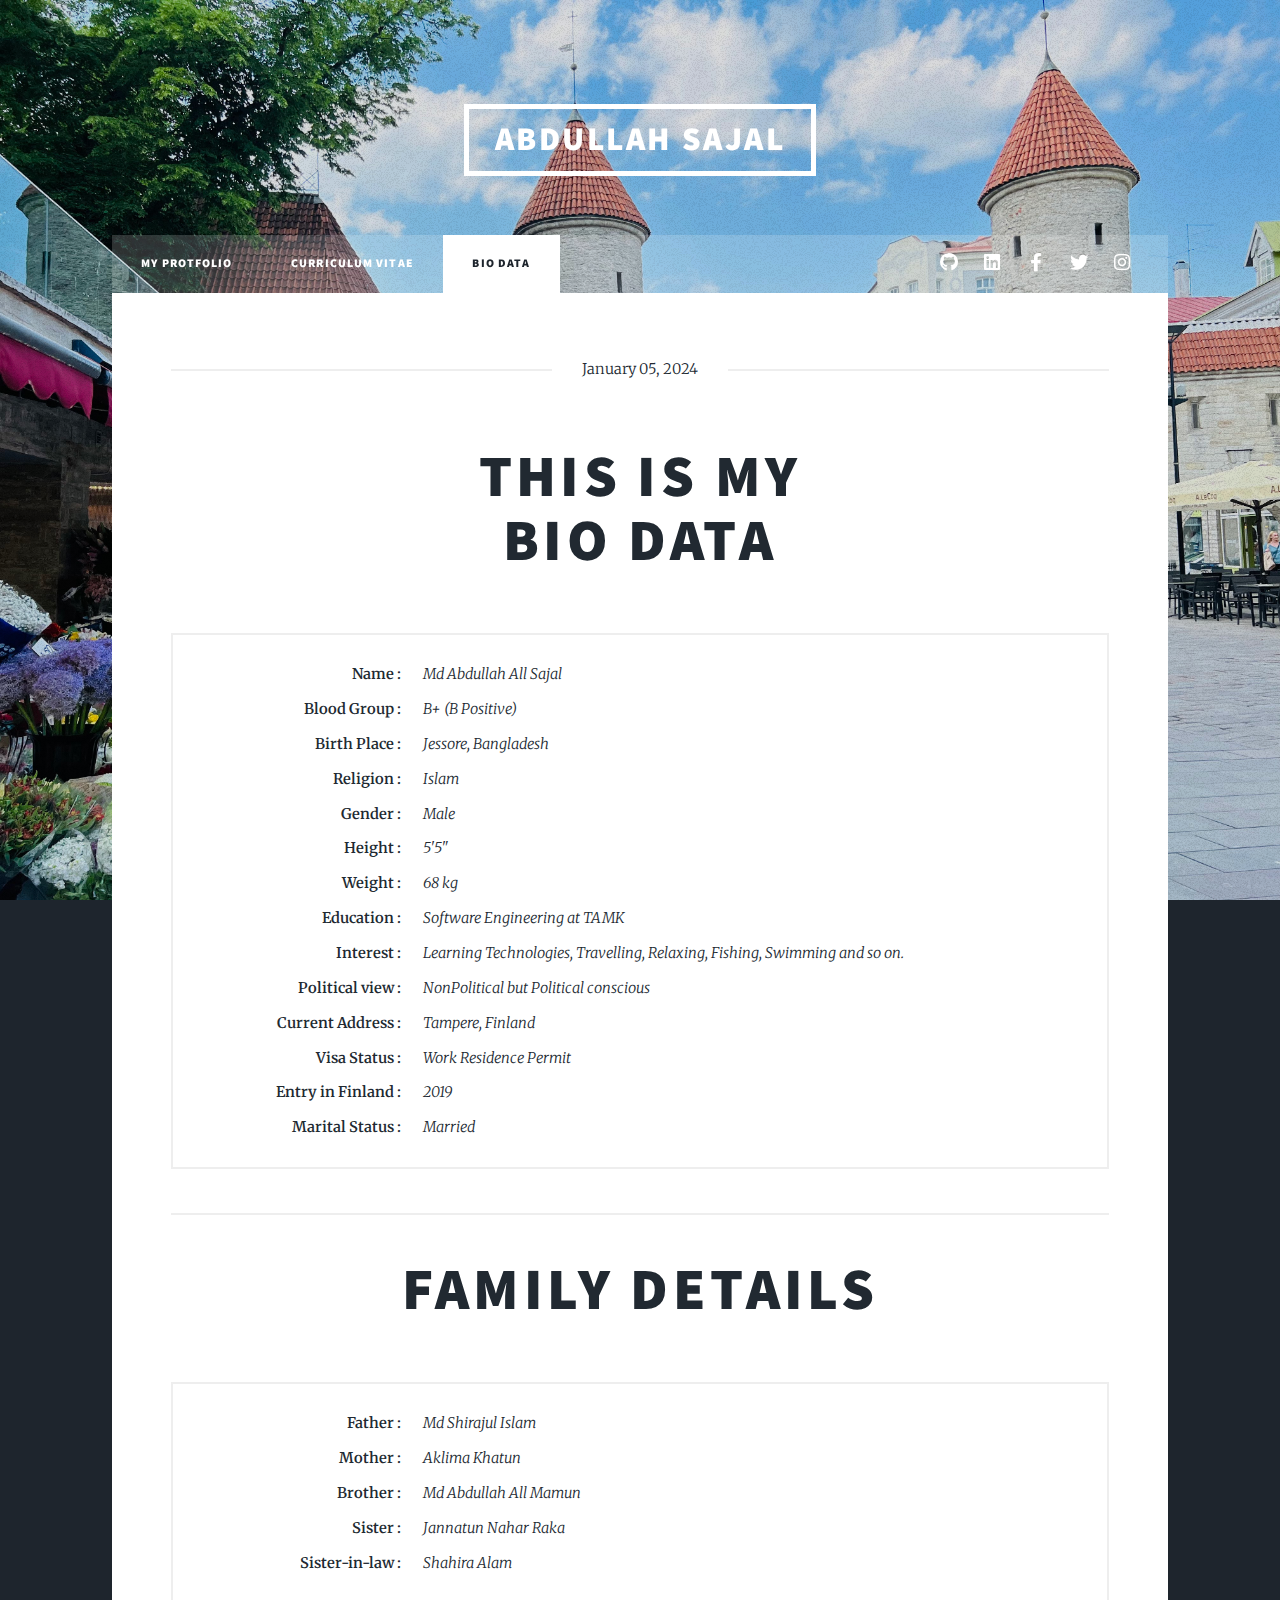
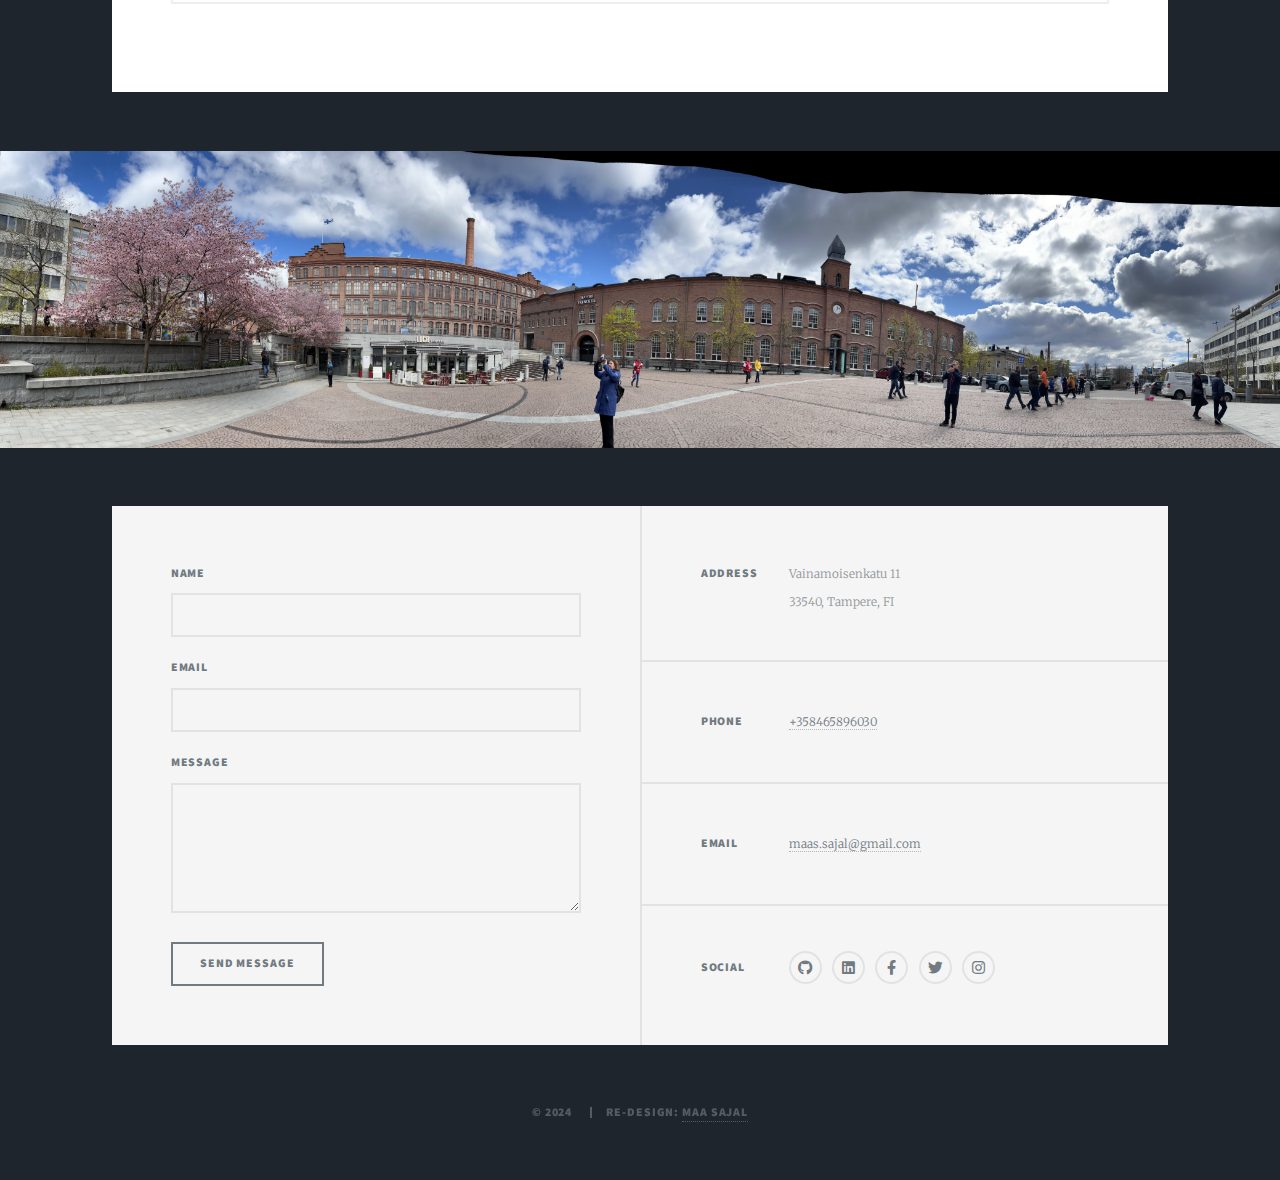
<file: biodata.html>
<!DOCTYPE html>
<html>
  <head>
    <title>MAAS Biadata</title>
    <meta charset="utf-8" />
    <meta
      name="viewport"
      content="width=device-width, initial-scale=1, user-scalable=no"
    />
    <link rel="icon" type="icon" href="images/favicon.ico" />
    <link rel="stylesheet" href="assets/css/main.css" />
    <link rel="stylesheet" href="assets/css/style.css" />
    <noscript
      ><link rel="stylesheet" href="assets/css/noscript.css"
    /></noscript>
  </head>
  <body class="is-preload">
    <!-- Wrapper -->
    <div id="wrapper">
      <!-- Header -->
      <header id="header">
        <a href="index.html" class="logo">Abdullah Sajal</a>
      </header>

      <!-- Nav -->
      <nav id="nav">
        <ul class="links">
          <li><a href="index.html">My Protfolio</a></li>
          <li><a href="cv.html">Curriculum Vitae</a></li>
          <li class="active"><a href="biodata.html">Bio Data</a></li>
        </ul>
        <ul class="icons">
          <li>
            <a
              href="https://github.com/maasajal"
              class="icon brands alt fa-github"
              target="_blank"
              ><span class="label">GitHub</span></a
            >
          </li>
          <li>
            <a
              href="https://www.linkedin.com/in/maa-sajal "
              class="icon brands fa-linkedin"
              target="_blank"
              ><span class="label">Linkedin</span></a
            >
          </li>
          <li>
            <a
              href="https://www.facebook.com/maa.sajal/"
              class="icon brands alt fa-facebook-f"
              target="_blank"
              ><span class="label">Facebook</span></a
            >
          </li>
          <li>
            <a
              href="https://twitter.com/sajalchakla"
              class="icon brands alt fa-twitter"
              target="_blank"
              ><span class="label">Twitter</span></a
            >
          </li>
          <li>
            <a
              href="https://www.instagram.com/maasajal/"
              class="icon brands alt fa-instagram"
              target="_blank"
              ><span class="label">Instagram</span></a
            >
          </li>
        </ul>
      </nav>

      <!-- Main -->
      <div id="main">
        <!-- Post -->
        <section class="post">
          <header class="major">
            <span class="date">January 05, 2024</span>
            <h1>
              This is my<br />
              Bio Data
            </h1>
          </header>
          <div class="box">
            <div class="row">
              <div class="col-3 title"><b>Name : </b></div>
              <!-- 25% -->
              <div class="col-9"><i>Md Abdullah All Sajal</i></div>
              <!-- 75% -->
            </div>
            <div class="row">
              <div class="col-3 title"><b>Blood Group : </b></div>
              <!-- 25% -->
              <div class="col-9"><i>B+ (B Positive)</i></div>
              <!-- 75% -->
            </div>
            <div class="row">
              <div class="col-3 title"><b>Birth Place : </b></div>
              <!-- 25% -->
              <div class="col-9"><i>Jessore, Bangladesh</i></div>
              <!-- 75% -->
            </div>
            <div class="row">
              <div class="col-3 title"><b>Religion : </b></div>
              <!-- 25% -->
              <div class="col-9"><i>Islam</i></div>
              <!-- 75% -->
            </div>
            <div class="row">
              <div class="col-3 title"><b>Gender : </b></div>
              <!-- 25% -->
              <div class="col-9"><i>Male</i></div>
              <!-- 75% -->
            </div>
            <div class="row">
              <div class="col-3 title"><b>Height : </b></div>
              <!-- 25% -->
              <div class="col-9"><i>5'5"</i></div>
              <!-- 75% -->
            </div>
            <div class="row">
              <div class="col-3 title"><b>Weight : </b></div>
              <!-- 25% -->
              <div class="col-9"><i>68 kg</i></div>
              <!-- 75% -->
            </div>
            <div class="row">
              <div class="col-3 title"><b>Education : </b></div>
              <!-- 25% -->
              <div class="col-9"><i>Software Engineering at TAMK</i></div>
              <!-- 75% -->
            </div>
            <div class="row">
              <div class="col-3 title"><b>Interest : </b></div>
              <!-- 25% -->
              <div class="col-9">
                <i
                  >Learning Technologies, Travelling, Relaxing, Fishing,
                  Swimming and so on.</i
                >
              </div>
              <!-- 75% -->
            </div>
            <div class="row">
              <div class="col-3 title"><b>Political view : </b></div>
              <!-- 25% -->
              <div class="col-9">
                <i>NonPolitical but Political conscious</i>
              </div>
              <!-- 75% -->
            </div>
            <div class="row">
              <div class="col-3 title"><b>Current Address : </b></div>
              <!-- 25% -->
              <div class="col-9"><i>Tampere, Finland</i></div>
              <!-- 75% -->
            </div>
            <div class="row">
              <div class="col-3 title"><b>Visa Status : </b></div>
              <!-- 25% -->
              <div class="col-9"><i>Work Residence Permit</i></div>
              <!-- 75% -->
            </div>
            <div class="row">
              <div class="col-3 title"><b>Entry in Finland : </b></div>
              <!-- 25% -->
              <div class="col-9"><i>2019</i></div>
              <!-- 75% -->
            </div>
            <div class="row">
              <div class="col-3 title"><b>Marital Status : </b></div>
              <!-- 25% -->
              <div class="col-9"><i>Married</i></div>
              <!-- 75% -->
            </div>
          </div>
          <hr />
          <header class="major">
            <h1>Family Details</h1>
          </header>

          <div class="box">
            <div class="row">
              <div class="col-3 title"><b>Father : </b></div>
              <!-- 25% -->
              <div class="col-9"><i>Md Shirajul Islam </i></div>
              <!-- 75% -->
            </div>
            <div class="row">
              <div class="col-3 title"><b>Mother : </b></div>
              <!-- 25% -->
              <div class="col-9"><i>Aklima Khatun </i></div>
              <!-- 75% -->
            </div>
            <div class="row">
              <div class="col-3 title"><b>Brother : </b></div>
              <!-- 25% -->
              <div class="col-9"><i>Md Abdullah All Mamun</i></div>
              <!-- 75% -->
            </div>
            <div class="row">
              <div class="col-3 title"><b>Sister : </b></div>
              <!-- 25% -->
              <div class="col-9"><i>Jannatun Nahar Raka </i></div>
              <!-- 75% -->
            </div>
            <div class="row">
              <div class="col-3 title"><b>Sister-in-law : </b></div>
              <!-- 25% -->
              <div class="col-9"><i>Shahira Alam </i></div>
              <!-- 75% -->
            </div>
          </div>
        </section>
      </div>

      <div class="image main"><img src="images/finlayson.jpg" alt="" /></div>
      <!-- Footer -->
      <footer id="footer">
        <section>
          <form method="post" action="#">
            <div class="fields">
              <div class="field">
                <label for="name">Name</label>
                <input type="text" name="name" id="name" />
              </div>
              <div class="field">
                <label for="email">Email</label>
                <input type="text" name="email" id="email" />
              </div>
              <div class="field">
                <label for="message">Message</label>
                <textarea name="message" id="message" rows="3"></textarea>
              </div>
            </div>
            <ul class="actions">
              <li><input type="submit" value="Send Message" /></li>
            </ul>
          </form>
        </section>
        <section class="split contact">
          <section class="alt">
            <h3>Address</h3>
            <p>
              Vainamoisenkatu 11<br />
              33540, Tampere, FI
            </p>
          </section>
          <section>
            <h3>Phone</h3>
            <p><a href="callto:+358465896030">+358465896030</a></p>
          </section>
          <section>
            <h3>Email</h3>
            <p>
              <a href="mailto:maas.sajal@gmail.com">maas.sajal@gmail.com</a>
            </p>
          </section>
          <section>
            <h3>Social</h3>
            <ul class="icons alt">
              <li>
                <a
                  href="https://github.com/maasajal"
                  class="icon brands alt fa-github"
                  target="_blank"
                  ><span class="label">GitHub</span></a
                >
              </li>
              <li>
                <a
                  href="https://www.linkedin.com/in/maa-sajal "
                  class="icon brands fa-linkedin"
                  target="_blank"
                  ><span class="label">Linkedin</span></a
                >
              </li>
              <li>
                <a
                  href="https://www.facebook.com/maa.sajal/"
                  class="icon brands alt fa-facebook-f"
                  target="_blank"
                  ><span class="label">Facebook</span></a
                >
              </li>
              <li>
                <a
                  href="https://twitter.com/sajalchakla"
                  class="icon brands alt fa-twitter"
                  target="_blank"
                  ><span class="label">Twitter</span></a
                >
              </li>
              <li>
                <a
                  href="https://www.instagram.com/maasajal/"
                  class="icon brands alt fa-instagram"
                  target="_blank"
                  ><span class="label">Instagram</span></a
                >
              </li>
            </ul>
          </section>
        </section>
      </footer>

      <!-- Copyright -->
      <div id="copyright">
        <ul>
          <li>&copy; 2024</li>
          <li>
            Re-design:
            <a href="https://www.facebook.com/maa.sajal/" target="_blank"
              >Maa Sajal</a
            >
          </li>
        </ul>
      </div>
    </div>

    <!-- Scripts -->
    <script src="assets/js/jquery.min.js"></script>
    <script src="assets/js/jquery.scrollex.min.js"></script>
    <script src="assets/js/jquery.scrolly.min.js"></script>
    <script src="assets/js/browser.min.js"></script>
    <script src="assets/js/breakpoints.min.js"></script>
    <script src="assets/js/util.js"></script>
    <script src="assets/js/main.js"></script>
  </body>
</html>
</file>
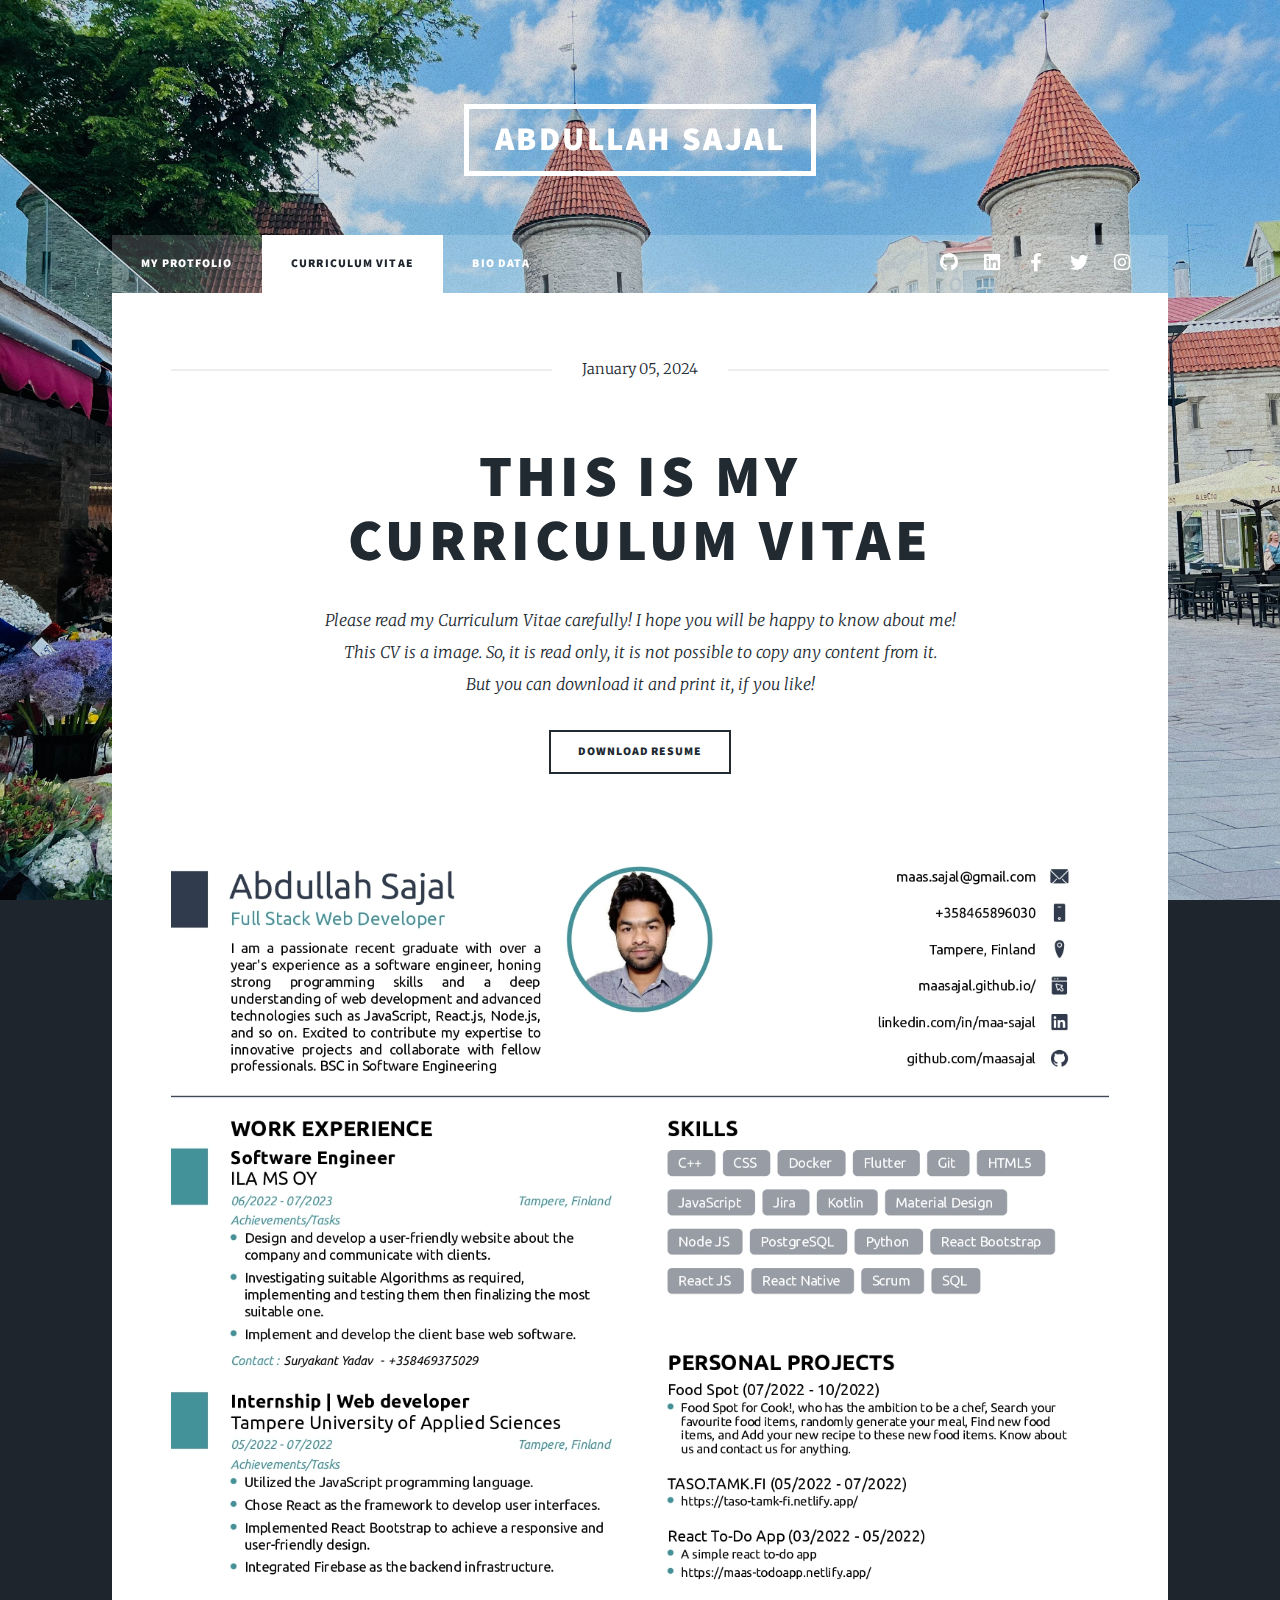
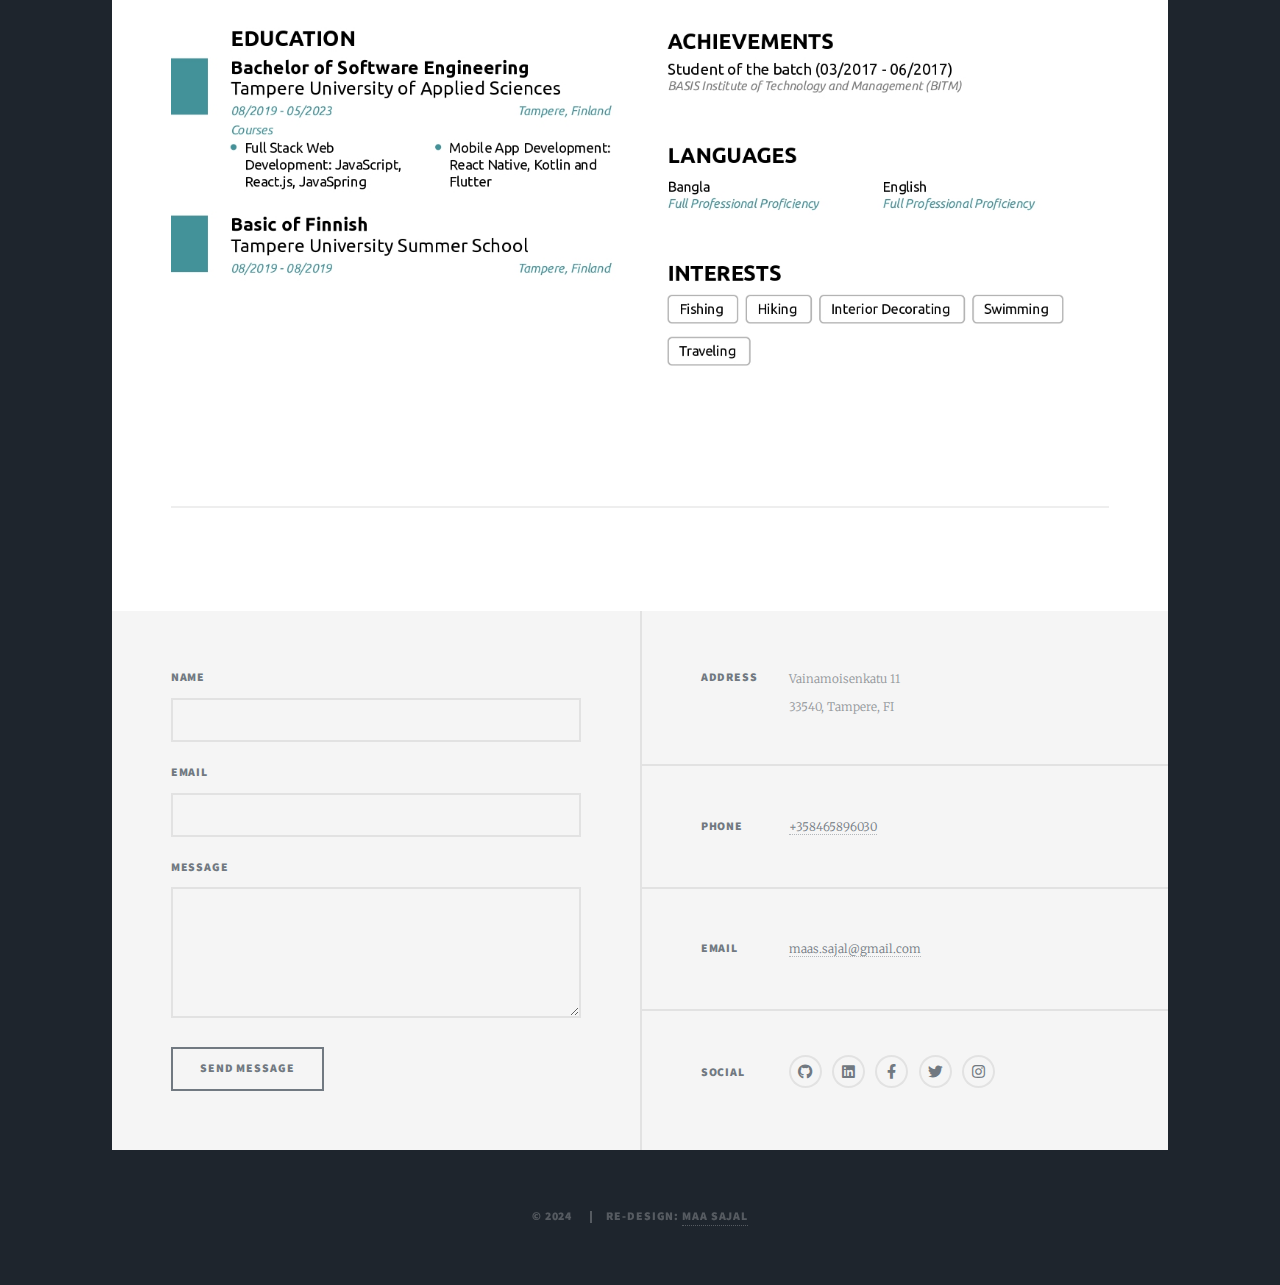
<file: cv.html>
<!DOCTYPE html>
<html>
  <head>
    <title>MAAS CV</title>
    <meta charset="utf-8" />
    <meta
      name="viewport"
      content="width=device-width, initial-scale=1, user-scalable=no"
    />
    <link rel="icon" type="icon" href="images/favicon.ico" />
    <link rel="stylesheet" href="assets/css/main.css" />
    <link rel="stylesheet" href="assets/css/style.css" />
    <noscript
      ><link rel="stylesheet" href="assets/css/noscript.css"
    /></noscript>
  </head>
  <body class="is-preload">
    <!-- Wrapper -->
    <div id="wrapper">
      <!-- Header -->
      <header id="header">
        <a href="index.html" class="logo">Abdullah Sajal</a>
      </header>

      <!-- Nav -->
      <nav id="nav">
        <ul class="links">
          <li><a href="index.html">My Protfolio</a></li>
          <li class="active"><a href="cv.html">Curriculum Vitae</a></li>
          <li><a href="biodata.html">Bio Data</a></li>
        </ul>
        <ul class="icons">
          <li>
            <a
              href="https://github.com/maasajal"
              class="icon brands alt fa-github"
              target="_blank"
              ><span class="label">GitHub</span></a
            >
          </li>
          <li>
            <a
              href="https://www.linkedin.com/in/maa-sajal "
              class="icon brands fa-linkedin"
              target="_blank"
              ><span class="label">Linkedin</span></a
            >
          </li>
          <li>
            <a
              href="https://www.facebook.com/maa.sajal/"
              class="icon brands alt fa-facebook-f"
              target="_blank"
              ><span class="label">Facebook</span></a
            >
          </li>
          <li>
            <a
              href="https://twitter.com/sajalchakla"
              class="icon brands alt fa-twitter"
              target="_blank"
              ><span class="label">Twitter</span></a
            >
          </li>
          <li>
            <a
              href="https://www.instagram.com/maasajal/"
              class="icon brands alt fa-instagram"
              target="_blank"
              ><span class="label">Instagram</span></a
            >
          </li>
        </ul>
      </nav>

      <!-- Main -->
      <div id="main">
        <!-- Post -->
        <section class="post">
          <header class="major">
            <span class="date">January 05, 2024</span>
            <h1>
              This is my<br />
              Curriculum Vitae
            </h1>
            <p>
              Please read my Curriculum Vitae carefully! I hope you will be
              happy to know about me!<br />
              This CV is a image. So, it is read only, it is not possible to
              copy any content from it. <br />
              But you can download it and print it, if you like!
            </p>
            <a href="https://drive.google.com/file/d/1n4bvgE1XiP8cJeBSl4H5SUMwvJU6uPsX" class="button" target="_blank" download="Abdullah_Sajal_CV"
              >Download Resume</a
            >
          </header>
          <div class="image main"><img src="images/sajal-cv.jpg" alt="" /></div>
          <hr />
        </section>
      </div>

      <!-- Footer -->
      <footer id="footer">
        <section>
          <form method="post" action="#">
            <div class="fields">
              <div class="field">
                <label for="name">Name</label>
                <input type="text" name="name" id="name" />
              </div>
              <div class="field">
                <label for="email">Email</label>
                <input type="text" name="email" id="email" />
              </div>
              <div class="field">
                <label for="message">Message</label>
                <textarea name="message" id="message" rows="3"></textarea>
              </div>
            </div>
            <ul class="actions">
              <li><input type="submit" value="Send Message" /></li>
            </ul>
          </form>
        </section>
        <section class="split contact">
          <section class="alt">
            <h3>Address</h3>
            <p>
              Vainamoisenkatu 11<br />
              33540, Tampere, FI
            </p>
          </section>
          <section>
            <h3>Phone</h3>
            <p><a href="callto:+358465896030">+358465896030</a></p>
          </section>
          <section>
            <h3>Email</h3>
            <p>
              <a href="mailto:maas.sajal@gmail.com">maas.sajal@gmail.com</a>
            </p>
          </section>
          <section>
            <h3>Social</h3>
            <ul class="icons alt">
              <li>
                <a
                  href="https://github.com/maasajal"
                  class="icon brands alt fa-github"
                  target="_blank"
                  ><span class="label">GitHub</span></a
                >
              </li>
              <li>
                <a
                  href="https://www.linkedin.com/in/maa-sajal "
                  class="icon brands fa-linkedin"
                  target="_blank"
                  ><span class="label">Linkedin</span></a
                >
              </li>
              <li>
                <a
                  href="https://www.facebook.com/maa.sajal/"
                  class="icon brands alt fa-facebook-f"
                  target="_blank"
                  ><span class="label">Facebook</span></a
                >
              </li>
              <li>
                <a
                  href="https://twitter.com/sajalchakla"
                  class="icon brands alt fa-twitter"
                  target="_blank"
                  ><span class="label">Twitter</span></a
                >
              </li>
              <li>
                <a
                  href="https://www.instagram.com/maasajal/"
                  class="icon brands alt fa-instagram"
                  target="_blank"
                  ><span class="label">Instagram</span></a
                >
              </li>
            </ul>
          </section>
        </section>
      </footer>

      <!-- Copyright -->
      <div id="copyright">
        <ul>
          <li>&copy; 2024</li>
          <li>
            Re-design:
            <a href="https://www.facebook.com/maa.sajal/" target="_blank"
              >Maa Sajal</a
            >
          </li>
        </ul>
      </div>
    </div>

    <!-- Scripts -->
    <script src="assets/js/jquery.min.js"></script>
    <script src="assets/js/jquery.scrollex.min.js"></script>
    <script src="assets/js/jquery.scrolly.min.js"></script>
    <script src="assets/js/browser.min.js"></script>
    <script src="assets/js/breakpoints.min.js"></script>
    <script src="assets/js/util.js"></script>
    <script src="assets/js/main.js"></script>
  </body>
</html>
</file>
<file: assets/css/style.css>
html {
    font-family: "Viga", sans-serif;
}
* {
  box-sizing: border-box;
}

.row::after {
  content: "";
  clear: both;
  display: flex;
}

/* [class*="col-"] {
  float: left;
  padding: 15px;
} */
.col-1 {width: 8.33%;}
.col-2 {width: 16.66%;}
.col-3 {width: 25%;}
.col-4 {width: 33.33%;}
.col-5 {width: 41.66%;}
.col-6 {width: 50%;}
.col-7 {width: 58.33%;}
.col-8 {width: 66.66%;}
.col-9 {width: 75%;}
.col-10 {width: 83.33%;}
.col-11 {width: 91.66%;}
.col-12 {width: 100%;}

.title {
    text-align: end;
}
</file>
<file: assets/css/main.css>
@import url(fontawesome-all.min.css);
@import url("https://fonts.googleapis.com/css?family=Merriweather:300,700,300italic,700italic|Source+Sans+Pro:900");

/*
	Massively by HTML5 UP
	html5up.net | @ajlkn
	Free for personal and commercial use under the CCA 3.0 license (html5up.net/license)
*/

html, body, div, span, applet, object,
iframe, h1, h2, h3, h4, h5, h6, p, blockquote,
pre, a, abbr, acronym, address, big, cite,
code, del, dfn, em, img, ins, kbd, q, s, samp,
small, strike, strong, sub, sup, tt, var, b,
u, i, center, dl, dt, dd, ol, ul, li, fieldset,
form, label, legend, table, caption, tbody,
tfoot, thead, tr, th, td, article, aside,
canvas, details, embed, figure, figcaption,
footer, header, hgroup, menu, nav, output, ruby,
section, summary, time, mark, audio, video {
	margin: 0;
	padding: 0;
	border: 0;
	font-size: 100%;
	font: inherit;
	vertical-align: baseline;}

article, aside, details, figcaption, figure,
footer, header, hgroup, menu, nav, section {
	display: block;}

body {
	line-height: 1;
}

ol, ul {
	list-style: none;
}

blockquote, q {
	quotes: none;
}

	blockquote:before, blockquote:after, q:before, q:after {
		content: '';
		content: none;
	}

table {
	border-collapse: collapse;
	border-spacing: 0;
}

body {
	-webkit-text-size-adjust: none;
}

mark {
	background-color: transparent;
	color: inherit;
}

input::-moz-focus-inner {
	border: 0;
	padding: 0;
}

input, select, textarea {
	-moz-appearance: none;
	-webkit-appearance: none;
	-ms-appearance: none;
	appearance: none;
}

/* Basic */

	@-ms-viewport {
		width: device-width;
	}

	body {
		-ms-overflow-style: scrollbar;
	}

	@media screen and (max-width: 480px) {

		html, body {
			min-width: 320px;
		}

	}

	html {
		box-sizing: border-box;
	}

	*, *:before, *:after {
		box-sizing: inherit;
	}

	body {
		background-color: #1e252d;
	}

		body.is-preload *, body.is-preload *:before, body.is-preload *:after {
			-moz-animation: none !important;
			-webkit-animation: none !important;
			-ms-animation: none !important;
			animation: none !important;
			-moz-transition: none !important;
			-webkit-transition: none !important;
			-ms-transition: none !important;
			transition: none !important;
		}

/* Type */

	html {
		font-size: 16pt;
	}

		@media screen and (max-width: 1680px) {

			html {
				font-size: 12pt;
			}

		}

		@media screen and (max-width: 1280px) {

			html {
				font-size: 11pt;
			}

		}

		@media screen and (max-width: 360px) {

			html {
				font-size: 10pt;
			}

		}

	body {
		color: #212931;
	}

	body, input, select, textarea {
		font-family: "Merriweather", Georgia, serif;
		font-weight: 300;
		font-size: 1rem;
		line-height: 2.375;
	}

	a {
		-moz-transition: color 0.2s ease-in-out, background-color 0.2s ease-in-out, border-color 0.2s ease-in-out, box-shadow 0.2s ease-in-out;
		-webkit-transition: color 0.2s ease-in-out, background-color 0.2s ease-in-out, border-color 0.2s ease-in-out, box-shadow 0.2s ease-in-out;
		-ms-transition: color 0.2s ease-in-out, background-color 0.2s ease-in-out, border-color 0.2s ease-in-out, box-shadow 0.2s ease-in-out;
		transition: color 0.2s ease-in-out, background-color 0.2s ease-in-out, border-color 0.2s ease-in-out, box-shadow 0.2s ease-in-out;
		border-bottom: dotted 1px;
		text-decoration: none;
	}

		a:hover {
			border-bottom-color: transparent;
		}

	strong, b {
		font-weight: 600;
	}

	em, i {
		font-style: italic;
	}

	p {
		text-align: justify;
		margin: 0 0 2rem 0;
	}

	h1, h2, h3, h4, h5, h6 {
		font-family: "Source Sans Pro", Helvetica, sans-serif;
		font-weight: 900;
		line-height: 1.5;
		letter-spacing: 0.075em;
		text-transform: uppercase;
		margin: 0 0 1rem 0;
	}

		h1 a, h2 a, h3 a, h4 a, h5 a, h6 a {
			border-bottom: 0;
			color: inherit;
			text-decoration: none;
		}

	h1 {
		font-size: 4rem;
		line-height: 1.1;
		margin: 0 0 2rem 0;
	}

	h2 {
		font-size: 1.75rem;
		line-height: 1.3;
		margin: 0 0 1.5rem 0;
	}

	h3 {
		font-size: 1.25rem;
		margin: 0 0 1.5rem 0;
	}

	h4 {
		font-size: 1rem;
	}

	h5 {
		font-size: 0.9rem;
	}

	h6 {
		font-size: 0.8rem;
	}

	sub {
		font-size: 0.8rem;
		position: relative;
		top: 0.5rem;
	}

	sup {
		font-size: 0.8rem;
		position: relative;
		top: -0.5rem;
	}

	blockquote {
		border-left: solid 4px;
		font-style: italic;
		margin: 0 0 2rem 0;
		padding: 0.5rem 0 0.5rem 2rem;
	}

	code {
		border: solid 2px;
		font-family: "Courier New", monospace;
		font-size: 0.9rem;
		margin: 0 0.25rem;
		padding: 0.25rem 0.65rem;
	}

	pre {
		-webkit-overflow-scrolling: touch;
		font-family: "Courier New", monospace;
		font-size: 0.9rem;
		margin: 0 0 2rem 0;
	}

		pre code {
			display: block;
			line-height: 1.75;
			padding: 1rem 1.5rem;
			overflow-x: auto;
		}

	hr {
		border: 0;
		border-bottom: solid 2px;
		margin: 3rem 0;
	}

		hr.major {
			margin: 5rem 0;
		}

	.align-left {
		text-align: left;
	}

	.align-center {
		text-align: center;
	}

	.align-right {
		text-align: right;
	}

	input, select, textarea {
		color: #212931;
	}

	a {
		color: #212931;
		border-bottom-color: rgba(33, 41, 49, 0.5);
	}

		a:hover {
			border-bottom-color: transparent;
			color: #18bfef !important;
		}

	strong, b {
		color: #212931;
	}

	h1, h2, h3, h4, h5, h6 {
		color: #212931;
	}

	blockquote {
		border-left-color: #eeeeee;
	}

	code {
		background: rgba(220, 220, 220, 0.25);
		border-color: #eeeeee;
	}

	hr {
		border-bottom-color: #eeeeee;
	}

/* Row */

	.row {
		display: flex;
		flex-wrap: wrap;
		box-sizing: border-box;
		align-items: stretch;
	}

		.row > * {
			box-sizing: border-box;
		}

		.row.gtr-uniform > * > :last-child {
			margin-bottom: 0;
		}

		.row.aln-left {
			justify-content: flex-start;
		}

		.row.aln-center {
			justify-content: center;
		}

		.row.aln-right {
			justify-content: flex-end;
		}

		.row.aln-top {
			align-items: flex-start;
		}

		.row.aln-middle {
			align-items: center;
		}

		.row.aln-bottom {
			align-items: flex-end;
		}

		.row > .imp {
			order: -1;
		}

		.row > .col-1 {
			width: 8.33333%;
		}

		.row > .off-1 {
			margin-left: 8.33333%;
		}

		.row > .col-2 {
			width: 16.66667%;
		}

		.row > .off-2 {
			margin-left: 16.66667%;
		}

		.row > .col-3 {
			width: 25%;
		}

		.row > .off-3 {
			margin-left: 25%;
		}

		.row > .col-4 {
			width: 33.33333%;
		}

		.row > .off-4 {
			margin-left: 33.33333%;
		}

		.row > .col-5 {
			width: 41.66667%;
		}

		.row > .off-5 {
			margin-left: 41.66667%;
		}

		.row > .col-6 {
			width: 50%;
		}

		.row > .off-6 {
			margin-left: 50%;
		}

		.row > .col-7 {
			width: 58.33333%;
		}

		.row > .off-7 {
			margin-left: 58.33333%;
		}

		.row > .col-8 {
			width: 66.66667%;
		}

		.row > .off-8 {
			margin-left: 66.66667%;
		}

		.row > .col-9 {
			width: 75%;
		}

		.row > .off-9 {
			margin-left: 75%;
		}

		.row > .col-10 {
			width: 83.33333%;
		}

		.row > .off-10 {
			margin-left: 83.33333%;
		}

		.row > .col-11 {
			width: 91.66667%;
		}

		.row > .off-11 {
			margin-left: 91.66667%;
		}

		.row > .col-12 {
			width: 100%;
		}

		.row > .off-12 {
			margin-left: 100%;
		}

		.row.gtr-0 {
			margin-top: 0;
			margin-left: 0rem;
		}

			.row.gtr-0 > * {
				padding: 0 0 0 0rem;
			}

			.row.gtr-0.gtr-uniform {
				margin-top: 0rem;
			}

				.row.gtr-0.gtr-uniform > * {
					padding-top: 0rem;
				}

		.row.gtr-25 {
			margin-top: 0;
			margin-left: -0.375rem;
		}

			.row.gtr-25 > * {
				padding: 0 0 0 0.375rem;
			}

			.row.gtr-25.gtr-uniform {
				margin-top: -0.375rem;
			}

				.row.gtr-25.gtr-uniform > * {
					padding-top: 0.375rem;
				}

		.row.gtr-50 {
			margin-top: 0;
			margin-left: -0.75rem;
		}

			.row.gtr-50 > * {
				padding: 0 0 0 0.75rem;
			}

			.row.gtr-50.gtr-uniform {
				margin-top: -0.75rem;
			}

				.row.gtr-50.gtr-uniform > * {
					padding-top: 0.75rem;
				}

		.row {
			margin-top: 0;
			margin-left: -1.5rem;
		}

			.row > * {
				padding: 0 0 0 1.5rem;
			}

			.row.gtr-uniform {
				margin-top: -1.5rem;
			}

				.row.gtr-uniform > * {
					padding-top: 1.5rem;
				}

		.row.gtr-150 {
			margin-top: 0;
			margin-left: -2.25rem;
		}

			.row.gtr-150 > * {
				padding: 0 0 0 2.25rem;
			}

			.row.gtr-150.gtr-uniform {
				margin-top: -2.25rem;
			}

				.row.gtr-150.gtr-uniform > * {
					padding-top: 2.25rem;
				}

		.row.gtr-200 {
			margin-top: 0;
			margin-left: -3rem;
		}

			.row.gtr-200 > * {
				padding: 0 0 0 3rem;
			}

			.row.gtr-200.gtr-uniform {
				margin-top: -3rem;
			}

				.row.gtr-200.gtr-uniform > * {
					padding-top: 3rem;
				}

		@media screen and (max-width: 1680px) {

			.row {
				display: flex;
				flex-wrap: wrap;
				box-sizing: border-box;
				align-items: stretch;
			}

				.row > * {
					box-sizing: border-box;
				}

				.row.gtr-uniform > * > :last-child {
					margin-bottom: 0;
				}

				.row.aln-left {
					justify-content: flex-start;
				}

				.row.aln-center {
					justify-content: center;
				}

				.row.aln-right {
					justify-content: flex-end;
				}

				.row.aln-top {
					align-items: flex-start;
				}

				.row.aln-middle {
					align-items: center;
				}

				.row.aln-bottom {
					align-items: flex-end;
				}

				.row > .imp-xlarge {
					order: -1;
				}

				.row > .col-1-xlarge {
					width: 8.33333%;
				}

				.row > .off-1-xlarge {
					margin-left: 8.33333%;
				}

				.row > .col-2-xlarge {
					width: 16.66667%;
				}

				.row > .off-2-xlarge {
					margin-left: 16.66667%;
				}

				.row > .col-3-xlarge {
					width: 25%;
				}

				.row > .off-3-xlarge {
					margin-left: 25%;
				}

				.row > .col-4-xlarge {
					width: 33.33333%;
				}

				.row > .off-4-xlarge {
					margin-left: 33.33333%;
				}

				.row > .col-5-xlarge {
					width: 41.66667%;
				}

				.row > .off-5-xlarge {
					margin-left: 41.66667%;
				}

				.row > .col-6-xlarge {
					width: 50%;
				}

				.row > .off-6-xlarge {
					margin-left: 50%;
				}

				.row > .col-7-xlarge {
					width: 58.33333%;
				}

				.row > .off-7-xlarge {
					margin-left: 58.33333%;
				}

				.row > .col-8-xlarge {
					width: 66.66667%;
				}

				.row > .off-8-xlarge {
					margin-left: 66.66667%;
				}

				.row > .col-9-xlarge {
					width: 75%;
				}

				.row > .off-9-xlarge {
					margin-left: 75%;
				}

				.row > .col-10-xlarge {
					width: 83.33333%;
				}

				.row > .off-10-xlarge {
					margin-left: 83.33333%;
				}

				.row > .col-11-xlarge {
					width: 91.66667%;
				}

				.row > .off-11-xlarge {
					margin-left: 91.66667%;
				}

				.row > .col-12-xlarge {
					width: 100%;
				}

				.row > .off-12-xlarge {
					margin-left: 100%;
				}

				.row.gtr-0 {
					margin-top: 0;
					margin-left: 0rem;
				}

					.row.gtr-0 > * {
						padding: 0 0 0 0rem;
					}

					.row.gtr-0.gtr-uniform {
						margin-top: 0rem;
					}

						.row.gtr-0.gtr-uniform > * {
							padding-top: 0rem;
						}

				.row.gtr-25 {
					margin-top: 0;
					margin-left: -0.375rem;
				}

					.row.gtr-25 > * {
						padding: 0 0 0 0.375rem;
					}

					.row.gtr-25.gtr-uniform {
						margin-top: -0.375rem;
					}

						.row.gtr-25.gtr-uniform > * {
							padding-top: 0.375rem;
						}

				.row.gtr-50 {
					margin-top: 0;
					margin-left: -0.75rem;
				}

					.row.gtr-50 > * {
						padding: 0 0 0 0.75rem;
					}

					.row.gtr-50.gtr-uniform {
						margin-top: -0.75rem;
					}

						.row.gtr-50.gtr-uniform > * {
							padding-top: 0.75rem;
						}

				.row {
					margin-top: 0;
					margin-left: -1.5rem;
				}

					.row > * {
						padding: 0 0 0 1.5rem;
					}

					.row.gtr-uniform {
						margin-top: -1.5rem;
					}

						.row.gtr-uniform > * {
							padding-top: 1.5rem;
						}

				.row.gtr-150 {
					margin-top: 0;
					margin-left: -2.25rem;
				}

					.row.gtr-150 > * {
						padding: 0 0 0 2.25rem;
					}

					.row.gtr-150.gtr-uniform {
						margin-top: -2.25rem;
					}

						.row.gtr-150.gtr-uniform > * {
							padding-top: 2.25rem;
						}

				.row.gtr-200 {
					margin-top: 0;
					margin-left: -3rem;
				}

					.row.gtr-200 > * {
						padding: 0 0 0 3rem;
					}

					.row.gtr-200.gtr-uniform {
						margin-top: -3rem;
					}

						.row.gtr-200.gtr-uniform > * {
							padding-top: 3rem;
						}

		}

		@media screen and (max-width: 1280px) {

			.row {
				display: flex;
				flex-wrap: wrap;
				box-sizing: border-box;
				align-items: stretch;
			}

				.row > * {
					box-sizing: border-box;
				}

				.row.gtr-uniform > * > :last-child {
					margin-bottom: 0;
				}

				.row.aln-left {
					justify-content: flex-start;
				}

				.row.aln-center {
					justify-content: center;
				}

				.row.aln-right {
					justify-content: flex-end;
				}

				.row.aln-top {
					align-items: flex-start;
				}

				.row.aln-middle {
					align-items: center;
				}

				.row.aln-bottom {
					align-items: flex-end;
				}

				.row > .imp-large {
					order: -1;
				}

				.row > .col-1-large {
					width: 8.33333%;
				}

				.row > .off-1-large {
					margin-left: 8.33333%;
				}

				.row > .col-2-large {
					width: 16.66667%;
				}

				.row > .off-2-large {
					margin-left: 16.66667%;
				}

				.row > .col-3-large {
					width: 25%;
				}

				.row > .off-3-large {
					margin-left: 25%;
				}

				.row > .col-4-large {
					width: 33.33333%;
				}

				.row > .off-4-large {
					margin-left: 33.33333%;
				}

				.row > .col-5-large {
					width: 41.66667%;
				}

				.row > .off-5-large {
					margin-left: 41.66667%;
				}

				.row > .col-6-large {
					width: 50%;
				}

				.row > .off-6-large {
					margin-left: 50%;
				}

				.row > .col-7-large {
					width: 58.33333%;
				}

				.row > .off-7-large {
					margin-left: 58.33333%;
				}

				.row > .col-8-large {
					width: 66.66667%;
				}

				.row > .off-8-large {
					margin-left: 66.66667%;
				}

				.row > .col-9-large {
					width: 75%;
				}

				.row > .off-9-large {
					margin-left: 75%;
				}

				.row > .col-10-large {
					width: 83.33333%;
				}

				.row > .off-10-large {
					margin-left: 83.33333%;
				}

				.row > .col-11-large {
					width: 91.66667%;
				}

				.row > .off-11-large {
					margin-left: 91.66667%;
				}

				.row > .col-12-large {
					width: 100%;
				}

				.row > .off-12-large {
					margin-left: 100%;
				}

				.row.gtr-0 {
					margin-top: 0;
					margin-left: 0rem;
				}

					.row.gtr-0 > * {
						padding: 0 0 0 0rem;
					}

					.row.gtr-0.gtr-uniform {
						margin-top: 0rem;
					}

						.row.gtr-0.gtr-uniform > * {
							padding-top: 0rem;
						}

				.row.gtr-25 {
					margin-top: 0;
					margin-left: -0.375rem;
				}

					.row.gtr-25 > * {
						padding: 0 0 0 0.375rem;
					}

					.row.gtr-25.gtr-uniform {
						margin-top: -0.375rem;
					}

						.row.gtr-25.gtr-uniform > * {
							padding-top: 0.375rem;
						}

				.row.gtr-50 {
					margin-top: 0;
					margin-left: -0.75rem;
				}

					.row.gtr-50 > * {
						padding: 0 0 0 0.75rem;
					}

					.row.gtr-50.gtr-uniform {
						margin-top: -0.75rem;
					}

						.row.gtr-50.gtr-uniform > * {
							padding-top: 0.75rem;
						}

				.row {
					margin-top: 0;
					margin-left: -1.5rem;
				}

					.row > * {
						padding: 0 0 0 1.5rem;
					}

					.row.gtr-uniform {
						margin-top: -1.5rem;
					}

						.row.gtr-uniform > * {
							padding-top: 1.5rem;
						}

				.row.gtr-150 {
					margin-top: 0;
					margin-left: -2.25rem;
				}

					.row.gtr-150 > * {
						padding: 0 0 0 2.25rem;
					}

					.row.gtr-150.gtr-uniform {
						margin-top: -2.25rem;
					}

						.row.gtr-150.gtr-uniform > * {
							padding-top: 2.25rem;
						}

				.row.gtr-200 {
					margin-top: 0;
					margin-left: -3rem;
				}

					.row.gtr-200 > * {
						padding: 0 0 0 3rem;
					}

					.row.gtr-200.gtr-uniform {
						margin-top: -3rem;
					}

						.row.gtr-200.gtr-uniform > * {
							padding-top: 3rem;
						}

		}

		@media screen and (max-width: 980px) {

			.row {
				display: flex;
				flex-wrap: wrap;
				box-sizing: border-box;
				align-items: stretch;
			}

				.row > * {
					box-sizing: border-box;
				}

				.row.gtr-uniform > * > :last-child {
					margin-bottom: 0;
				}

				.row.aln-left {
					justify-content: flex-start;
				}

				.row.aln-center {
					justify-content: center;
				}

				.row.aln-right {
					justify-content: flex-end;
				}

				.row.aln-top {
					align-items: flex-start;
				}

				.row.aln-middle {
					align-items: center;
				}

				.row.aln-bottom {
					align-items: flex-end;
				}

				.row > .imp-medium {
					order: -1;
				}

				.row > .col-1-medium {
					width: 8.33333%;
				}

				.row > .off-1-medium {
					margin-left: 8.33333%;
				}

				.row > .col-2-medium {
					width: 16.66667%;
				}

				.row > .off-2-medium {
					margin-left: 16.66667%;
				}

				.row > .col-3-medium {
					width: 25%;
				}

				.row > .off-3-medium {
					margin-left: 25%;
				}

				.row > .col-4-medium {
					width: 33.33333%;
				}

				.row > .off-4-medium {
					margin-left: 33.33333%;
				}

				.row > .col-5-medium {
					width: 41.66667%;
				}

				.row > .off-5-medium {
					margin-left: 41.66667%;
				}

				.row > .col-6-medium {
					width: 50%;
				}

				.row > .off-6-medium {
					margin-left: 50%;
				}

				.row > .col-7-medium {
					width: 58.33333%;
				}

				.row > .off-7-medium {
					margin-left: 58.33333%;
				}

				.row > .col-8-medium {
					width: 66.66667%;
				}

				.row > .off-8-medium {
					margin-left: 66.66667%;
				}

				.row > .col-9-medium {
					width: 75%;
				}

				.row > .off-9-medium {
					margin-left: 75%;
				}

				.row > .col-10-medium {
					width: 83.33333%;
				}

				.row > .off-10-medium {
					margin-left: 83.33333%;
				}

				.row > .col-11-medium {
					width: 91.66667%;
				}

				.row > .off-11-medium {
					margin-left: 91.66667%;
				}

				.row > .col-12-medium {
					width: 100%;
				}

				.row > .off-12-medium {
					margin-left: 100%;
				}

				.row.gtr-0 {
					margin-top: 0;
					margin-left: 0rem;
				}

					.row.gtr-0 > * {
						padding: 0 0 0 0rem;
					}

					.row.gtr-0.gtr-uniform {
						margin-top: 0rem;
					}

						.row.gtr-0.gtr-uniform > * {
							padding-top: 0rem;
						}

				.row.gtr-25 {
					margin-top: 0;
					margin-left: -0.375rem;
				}

					.row.gtr-25 > * {
						padding: 0 0 0 0.375rem;
					}

					.row.gtr-25.gtr-uniform {
						margin-top: -0.375rem;
					}

						.row.gtr-25.gtr-uniform > * {
							padding-top: 0.375rem;
						}

				.row.gtr-50 {
					margin-top: 0;
					margin-left: -0.75rem;
				}

					.row.gtr-50 > * {
						padding: 0 0 0 0.75rem;
					}

					.row.gtr-50.gtr-uniform {
						margin-top: -0.75rem;
					}

						.row.gtr-50.gtr-uniform > * {
							padding-top: 0.75rem;
						}

				.row {
					margin-top: 0;
					margin-left: -1.5rem;
				}

					.row > * {
						padding: 0 0 0 1.5rem;
					}

					.row.gtr-uniform {
						margin-top: -1.5rem;
					}

						.row.gtr-uniform > * {
							padding-top: 1.5rem;
						}

				.row.gtr-150 {
					margin-top: 0;
					margin-left: -2.25rem;
				}

					.row.gtr-150 > * {
						padding: 0 0 0 2.25rem;
					}

					.row.gtr-150.gtr-uniform {
						margin-top: -2.25rem;
					}

						.row.gtr-150.gtr-uniform > * {
							padding-top: 2.25rem;
						}

				.row.gtr-200 {
					margin-top: 0;
					margin-left: -3rem;
				}

					.row.gtr-200 > * {
						padding: 0 0 0 3rem;
					}

					.row.gtr-200.gtr-uniform {
						margin-top: -3rem;
					}

						.row.gtr-200.gtr-uniform > * {
							padding-top: 3rem;
						}

		}

		@media screen and (max-width: 736px) {

			.row {
				display: flex;
				flex-wrap: wrap;
				box-sizing: border-box;
				align-items: stretch;
			}

				.row > * {
					box-sizing: border-box;
				}

				.row.gtr-uniform > * > :last-child {
					margin-bottom: 0;
				}

				.row.aln-left {
					justify-content: flex-start;
				}

				.row.aln-center {
					justify-content: center;
				}

				.row.aln-right {
					justify-content: flex-end;
				}

				.row.aln-top {
					align-items: flex-start;
				}

				.row.aln-middle {
					align-items: center;
				}

				.row.aln-bottom {
					align-items: flex-end;
				}

				.row > .imp-small {
					order: -1;
				}

				.row > .col-1-small {
					width: 8.33333%;
				}

				.row > .off-1-small {
					margin-left: 8.33333%;
				}

				.row > .col-2-small {
					width: 16.66667%;
				}

				.row > .off-2-small {
					margin-left: 16.66667%;
				}

				.row > .col-3-small {
					width: 25%;
				}

				.row > .off-3-small {
					margin-left: 25%;
				}

				.row > .col-4-small {
					width: 33.33333%;
				}

				.row > .off-4-small {
					margin-left: 33.33333%;
				}

				.row > .col-5-small {
					width: 41.66667%;
				}

				.row > .off-5-small {
					margin-left: 41.66667%;
				}

				.row > .col-6-small {
					width: 50%;
				}

				.row > .off-6-small {
					margin-left: 50%;
				}

				.row > .col-7-small {
					width: 58.33333%;
				}

				.row > .off-7-small {
					margin-left: 58.33333%;
				}

				.row > .col-8-small {
					width: 66.66667%;
				}

				.row > .off-8-small {
					margin-left: 66.66667%;
				}

				.row > .col-9-small {
					width: 75%;
				}

				.row > .off-9-small {
					margin-left: 75%;
				}

				.row > .col-10-small {
					width: 83.33333%;
				}

				.row > .off-10-small {
					margin-left: 83.33333%;
				}

				.row > .col-11-small {
					width: 91.66667%;
				}

				.row > .off-11-small {
					margin-left: 91.66667%;
				}

				.row > .col-12-small {
					width: 100%;
				}

				.row > .off-12-small {
					margin-left: 100%;
				}

				.row.gtr-0 {
					margin-top: 0;
					margin-left: 0rem;
				}

					.row.gtr-0 > * {
						padding: 0 0 0 0rem;
					}

					.row.gtr-0.gtr-uniform {
						margin-top: 0rem;
					}

						.row.gtr-0.gtr-uniform > * {
							padding-top: 0rem;
						}

				.row.gtr-25 {
					margin-top: 0;
					margin-left: -0.375rem;
				}

					.row.gtr-25 > * {
						padding: 0 0 0 0.375rem;
					}

					.row.gtr-25.gtr-uniform {
						margin-top: -0.375rem;
					}

						.row.gtr-25.gtr-uniform > * {
							padding-top: 0.375rem;
						}

				.row.gtr-50 {
					margin-top: 0;
					margin-left: -0.75rem;
				}

					.row.gtr-50 > * {
						padding: 0 0 0 0.75rem;
					}

					.row.gtr-50.gtr-uniform {
						margin-top: -0.75rem;
					}

						.row.gtr-50.gtr-uniform > * {
							padding-top: 0.75rem;
						}

				.row {
					margin-top: 0;
					margin-left: -1.5rem;
				}

					.row > * {
						padding: 0 0 0 1.5rem;
					}

					.row.gtr-uniform {
						margin-top: -1.5rem;
					}

						.row.gtr-uniform > * {
							padding-top: 1.5rem;
						}

				.row.gtr-150 {
					margin-top: 0;
					margin-left: -2.25rem;
				}

					.row.gtr-150 > * {
						padding: 0 0 0 2.25rem;
					}

					.row.gtr-150.gtr-uniform {
						margin-top: -2.25rem;
					}

						.row.gtr-150.gtr-uniform > * {
							padding-top: 2.25rem;
						}

				.row.gtr-200 {
					margin-top: 0;
					margin-left: -3rem;
				}

					.row.gtr-200 > * {
						padding: 0 0 0 3rem;
					}

					.row.gtr-200.gtr-uniform {
						margin-top: -3rem;
					}

						.row.gtr-200.gtr-uniform > * {
							padding-top: 3rem;
						}

		}

		@media screen and (max-width: 480px) {

			.row {
				display: flex;
				flex-wrap: wrap;
				box-sizing: border-box;
				align-items: stretch;
			}

				.row > * {
					box-sizing: border-box;
				}

				.row.gtr-uniform > * > :last-child {
					margin-bottom: 0;
				}

				.row.aln-left {
					justify-content: flex-start;
				}

				.row.aln-center {
					justify-content: center;
				}

				.row.aln-right {
					justify-content: flex-end;
				}

				.row.aln-top {
					align-items: flex-start;
				}

				.row.aln-middle {
					align-items: center;
				}

				.row.aln-bottom {
					align-items: flex-end;
				}

				.row > .imp-xsmall {
					order: -1;
				}

				.row > .col-1-xsmall {
					width: 8.33333%;
				}

				.row > .off-1-xsmall {
					margin-left: 8.33333%;
				}

				.row > .col-2-xsmall {
					width: 16.66667%;
				}

				.row > .off-2-xsmall {
					margin-left: 16.66667%;
				}

				.row > .col-3-xsmall {
					width: 25%;
				}

				.row > .off-3-xsmall {
					margin-left: 25%;
				}

				.row > .col-4-xsmall {
					width: 33.33333%;
				}

				.row > .off-4-xsmall {
					margin-left: 33.33333%;
				}

				.row > .col-5-xsmall {
					width: 41.66667%;
				}

				.row > .off-5-xsmall {
					margin-left: 41.66667%;
				}

				.row > .col-6-xsmall {
					width: 50%;
				}

				.row > .off-6-xsmall {
					margin-left: 50%;
				}

				.row > .col-7-xsmall {
					width: 58.33333%;
				}

				.row > .off-7-xsmall {
					margin-left: 58.33333%;
				}

				.row > .col-8-xsmall {
					width: 66.66667%;
				}

				.row > .off-8-xsmall {
					margin-left: 66.66667%;
				}

				.row > .col-9-xsmall {
					width: 75%;
				}

				.row > .off-9-xsmall {
					margin-left: 75%;
				}

				.row > .col-10-xsmall {
					width: 83.33333%;
				}

				.row > .off-10-xsmall {
					margin-left: 83.33333%;
				}

				.row > .col-11-xsmall {
					width: 91.66667%;
				}

				.row > .off-11-xsmall {
					margin-left: 91.66667%;
				}

				.row > .col-12-xsmall {
					width: 100%;
				}

				.row > .off-12-xsmall {
					margin-left: 100%;
				}

				.row.gtr-0 {
					margin-top: 0;
					margin-left: 0rem;
				}

					.row.gtr-0 > * {
						padding: 0 0 0 0rem;
					}

					.row.gtr-0.gtr-uniform {
						margin-top: 0rem;
					}

						.row.gtr-0.gtr-uniform > * {
							padding-top: 0rem;
						}

				.row.gtr-25 {
					margin-top: 0;
					margin-left: -0.375rem;
				}

					.row.gtr-25 > * {
						padding: 0 0 0 0.375rem;
					}

					.row.gtr-25.gtr-uniform {
						margin-top: -0.375rem;
					}

						.row.gtr-25.gtr-uniform > * {
							padding-top: 0.375rem;
						}

				.row.gtr-50 {
					margin-top: 0;
					margin-left: -0.75rem;
				}

					.row.gtr-50 > * {
						padding: 0 0 0 0.75rem;
					}

					.row.gtr-50.gtr-uniform {
						margin-top: -0.75rem;
					}

						.row.gtr-50.gtr-uniform > * {
							padding-top: 0.75rem;
						}

				.row {
					margin-top: 0;
					margin-left: -1.5rem;
				}

					.row > * {
						padding: 0 0 0 1.5rem;
					}

					.row.gtr-uniform {
						margin-top: -1.5rem;
					}

						.row.gtr-uniform > * {
							padding-top: 1.5rem;
						}

				.row.gtr-150 {
					margin-top: 0;
					margin-left: -2.25rem;
				}

					.row.gtr-150 > * {
						padding: 0 0 0 2.25rem;
					}

					.row.gtr-150.gtr-uniform {
						margin-top: -2.25rem;
					}

						.row.gtr-150.gtr-uniform > * {
							padding-top: 2.25rem;
						}

				.row.gtr-200 {
					margin-top: 0;
					margin-left: -3rem;
				}

					.row.gtr-200 > * {
						padding: 0 0 0 3rem;
					}

					.row.gtr-200.gtr-uniform {
						margin-top: -3rem;
					}

						.row.gtr-200.gtr-uniform > * {
							padding-top: 3rem;
						}

		}

		@media screen and (max-width: 360px) {

			.row {
				display: flex;
				flex-wrap: wrap;
				box-sizing: border-box;
				align-items: stretch;
			}

				.row > * {
					box-sizing: border-box;
				}

				.row.gtr-uniform > * > :last-child {
					margin-bottom: 0;
				}

				.row.aln-left {
					justify-content: flex-start;
				}

				.row.aln-center {
					justify-content: center;
				}

				.row.aln-right {
					justify-content: flex-end;
				}

				.row.aln-top {
					align-items: flex-start;
				}

				.row.aln-middle {
					align-items: center;
				}

				.row.aln-bottom {
					align-items: flex-end;
				}

				.row > .imp-xxsmall {
					order: -1;
				}

				.row > .col-1-xxsmall {
					width: 8.33333%;
				}

				.row > .off-1-xxsmall {
					margin-left: 8.33333%;
				}

				.row > .col-2-xxsmall {
					width: 16.66667%;
				}

				.row > .off-2-xxsmall {
					margin-left: 16.66667%;
				}

				.row > .col-3-xxsmall {
					width: 25%;
				}

				.row > .off-3-xxsmall {
					margin-left: 25%;
				}

				.row > .col-4-xxsmall {
					width: 33.33333%;
				}

				.row > .off-4-xxsmall {
					margin-left: 33.33333%;
				}

				.row > .col-5-xxsmall {
					width: 41.66667%;
				}

				.row > .off-5-xxsmall {
					margin-left: 41.66667%;
				}

				.row > .col-6-xxsmall {
					width: 50%;
				}

				.row > .off-6-xxsmall {
					margin-left: 50%;
				}

				.row > .col-7-xxsmall {
					width: 58.33333%;
				}

				.row > .off-7-xxsmall {
					margin-left: 58.33333%;
				}

				.row > .col-8-xxsmall {
					width: 66.66667%;
				}

				.row > .off-8-xxsmall {
					margin-left: 66.66667%;
				}

				.row > .col-9-xxsmall {
					width: 75%;
				}

				.row > .off-9-xxsmall {
					margin-left: 75%;
				}

				.row > .col-10-xxsmall {
					width: 83.33333%;
				}

				.row > .off-10-xxsmall {
					margin-left: 83.33333%;
				}

				.row > .col-11-xxsmall {
					width: 91.66667%;
				}

				.row > .off-11-xxsmall {
					margin-left: 91.66667%;
				}

				.row > .col-12-xxsmall {
					width: 100%;
				}

				.row > .off-12-xxsmall {
					margin-left: 100%;
				}

				.row.gtr-0 {
					margin-top: 0;
					margin-left: 0rem;
				}

					.row.gtr-0 > * {
						padding: 0 0 0 0rem;
					}

					.row.gtr-0.gtr-uniform {
						margin-top: 0rem;
					}

						.row.gtr-0.gtr-uniform > * {
							padding-top: 0rem;
						}

				.row.gtr-25 {
					margin-top: 0;
					margin-left: -0.375rem;
				}

					.row.gtr-25 > * {
						padding: 0 0 0 0.375rem;
					}

					.row.gtr-25.gtr-uniform {
						margin-top: -0.375rem;
					}

						.row.gtr-25.gtr-uniform > * {
							padding-top: 0.375rem;
						}

				.row.gtr-50 {
					margin-top: 0;
					margin-left: -0.75rem;
				}

					.row.gtr-50 > * {
						padding: 0 0 0 0.75rem;
					}

					.row.gtr-50.gtr-uniform {
						margin-top: -0.75rem;
					}

						.row.gtr-50.gtr-uniform > * {
							padding-top: 0.75rem;
						}

				.row {
					margin-top: 0;
					margin-left: -1.5rem;
				}

					.row > * {
						padding: 0 0 0 1.5rem;
					}

					.row.gtr-uniform {
						margin-top: -1.5rem;
					}

						.row.gtr-uniform > * {
							padding-top: 1.5rem;
						}

				.row.gtr-150 {
					margin-top: 0;
					margin-left: -2.25rem;
				}

					.row.gtr-150 > * {
						padding: 0 0 0 2.25rem;
					}

					.row.gtr-150.gtr-uniform {
						margin-top: -2.25rem;
					}

						.row.gtr-150.gtr-uniform > * {
							padding-top: 2.25rem;
						}

				.row.gtr-200 {
					margin-top: 0;
					margin-left: -3rem;
				}

					.row.gtr-200 > * {
						padding: 0 0 0 3rem;
					}

					.row.gtr-200.gtr-uniform {
						margin-top: -3rem;
					}

						.row.gtr-200.gtr-uniform > * {
							padding-top: 3rem;
						}

		}

/* Box */

	.box {
		border: solid 2px;
		margin-bottom: 2rem;
		padding: 1.5rem;
	}

		.box > :last-child,
		.box > :last-child > :last-child,
		.box > :last-child > :last-child > :last-child {
			margin-bottom: 0;
		}

		.box.alt {
			border: 0;
			border-radius: 0;
			padding: 0;
		}

	.box {
		border-color: #eeeeee;
	}

/* Button */

	input[type="submit"],
	input[type="reset"],
	input[type="button"],
	button,
	.button {
		-moz-appearance: none;
		-webkit-appearance: none;
		-ms-appearance: none;
		appearance: none;
		-moz-transition: background-color 0.2s ease-in-out, box-shadow 0.2s ease-in-out, color 0.2s ease-in-out;
		-webkit-transition: background-color 0.2s ease-in-out, box-shadow 0.2s ease-in-out, color 0.2s ease-in-out;
		-ms-transition: background-color 0.2s ease-in-out, box-shadow 0.2s ease-in-out, color 0.2s ease-in-out;
		transition: background-color 0.2s ease-in-out, box-shadow 0.2s ease-in-out, color 0.2s ease-in-out;
		border: 0;
		border-radius: 0;
		cursor: pointer;
		display: inline-block;
		font-family: "Source Sans Pro", Helvetica, sans-serif;
		font-size: 0.8rem;
		font-weight: 900;
		letter-spacing: 0.075em;
		height: 3rem;
		line-height: 3rem;
		padding: 0 2rem;
		text-align: center;
		text-decoration: none;
		text-transform: uppercase;
		white-space: nowrap;
	}

		input[type="submit"].icon:before,
		input[type="reset"].icon:before,
		input[type="button"].icon:before,
		button.icon:before,
		.button.icon:before {
			margin-right: 0.5rem;
		}

		input[type="submit"].icon.solo,
		input[type="reset"].icon.solo,
		input[type="button"].icon.solo,
		button.icon.solo,
		.button.icon.solo {
			position: relative;
			width: 4rem;
			height: 4rem;
			line-height: 4rem;
			border-radius: 4rem;
			text-indent: 4rem;
			overflow: hidden;
			padding: 0;
			white-space: nowrap;
		}

			input[type="submit"].icon.solo:before,
			input[type="reset"].icon.solo:before,
			input[type="button"].icon.solo:before,
			button.icon.solo:before,
			.button.icon.solo:before {
				position: absolute;
				display: block;
				top: 0;
				left: 0;
				width: inherit;
				height: inherit;
				line-height: inherit;
				font-size: 1.25rem;
				margin-right: 0;
				text-align: center;
				text-indent: 0;
			}

		input[type="submit"].fit,
		input[type="reset"].fit,
		input[type="button"].fit,
		button.fit,
		.button.fit {
			width: 100%;
		}

		input[type="submit"].small,
		input[type="reset"].small,
		input[type="button"].small,
		button.small,
		.button.small {
			font-size: 0.7rem;
			height: 2.5rem;
			line-height: 2.5rem;
			padding: 0 1.5rem;
		}

		input[type="submit"].large,
		input[type="reset"].large,
		input[type="button"].large,
		button.large,
		.button.large {
			font-size: 0.9rem;
			height: 3.5rem;
			line-height: 3.5rem;
			padding: 0 2.75rem;
		}

		@media screen and (max-width: 980px) {

			input[type="submit"],
			input[type="reset"],
			input[type="button"],
			button,
			.button {
				font-size: 0.9rem;
				height: 3.25rem;
				line-height: 3.25rem;
			}

				input[type="submit"].large,
				input[type="reset"].large,
				input[type="button"].large,
				button.large,
				.button.large {
					font-size: 1rem;
					height: 3.75rem;
					line-height: 3.75rem;
				}

		}

		input[type="submit"].disabled, input[type="submit"]:disabled,
		input[type="reset"].disabled,
		input[type="reset"]:disabled,
		input[type="button"].disabled,
		input[type="button"]:disabled,
		button.disabled,
		button:disabled,
		.button.disabled,
		.button:disabled {
			pointer-events: none;
			opacity: 0.25;
		}

	input[type="submit"],
	input[type="reset"],
	input[type="button"],
	button,
	.button {
		background-color: transparent;
		box-shadow: inset 0 0 0 2px #212931;
		color: #212931 !important;
	}

		input[type="submit"]:hover,
		input[type="reset"]:hover,
		input[type="button"]:hover,
		button:hover,
		.button:hover {
			box-shadow: inset 0 0 0 2px #18bfef;
			color: #18bfef !important;
		}

		input[type="submit"].primary,
		input[type="reset"].primary,
		input[type="button"].primary,
		button.primary,
		.button.primary {
			background-color: #212931;
			box-shadow: none;
			color: #ffffff !important;
		}

			input[type="submit"].primary:hover,
			input[type="reset"].primary:hover,
			input[type="button"].primary:hover,
			button.primary:hover,
			.button.primary:hover {
				background-color: #18bfef;
			}

/* Form */

	form {
		margin: 0 0 2rem 0;
	}

		form > :last-child {
			margin-bottom: 0;
		}

		form > .fields {
			display: -moz-flex;
			display: -webkit-flex;
			display: -ms-flex;
			display: flex;
			-moz-flex-wrap: wrap;
			-webkit-flex-wrap: wrap;
			-ms-flex-wrap: wrap;
			flex-wrap: wrap;
			width: calc(100% + 3rem);
			margin: -1.5rem 0 2rem -1.5rem;
		}

			form > .fields > .field {
				-moz-flex-grow: 0;
				-webkit-flex-grow: 0;
				-ms-flex-grow: 0;
				flex-grow: 0;
				-moz-flex-shrink: 0;
				-webkit-flex-shrink: 0;
				-ms-flex-shrink: 0;
				flex-shrink: 0;
				padding: 1.5rem 0 0 1.5rem;
				width: calc(100% - 1.5rem);
			}

				form > .fields > .field.half {
					width: calc(50% - 0.75rem);
				}

				form > .fields > .field.third {
					width: calc(100%/3 - 0.5rem);
				}

				form > .fields > .field.quarter {
					width: calc(25% - 0.375rem);
				}

		@media screen and (max-width: 480px) {

			form > .fields {
				width: calc(100% + 3rem);
				margin: -1.5rem 0 2rem -1.5rem;
			}

				form > .fields > .field {
					padding: 1.5rem 0 0 1.5rem;
					width: calc(100% - 1.5rem);
				}

					form > .fields > .field.half {
						width: calc(100% - 1.5rem);
					}

					form > .fields > .field.third {
						width: calc(100% - 1.5rem);
					}

					form > .fields > .field.quarter {
						width: calc(100% - 1.5rem);
					}

		}

	label {
		display: block;
		font-family: "Source Sans Pro", Helvetica, sans-serif;
		font-weight: 900;
		line-height: 1.5;
		letter-spacing: 0.075em;
		font-size: 0.8rem;
		text-transform: uppercase;
		margin: 0 0 0.75rem 0;
	}

		@media screen and (max-width: 980px) {

			label {
				font-size: 0.9rem;
			}

		}

	input[type="text"],
	input[type="password"],
	input[type="email"],
	select,
	textarea {
		-moz-appearance: none;
		-webkit-appearance: none;
		-ms-appearance: none;
		appearance: none;
		background: transparent;
		border-radius: 0;
		border: solid 2px;
		color: inherit;
		display: block;
		outline: 0;
		padding: 0 1rem;
		text-decoration: none;
		width: 100%;
	}

		input[type="text"]:invalid,
		input[type="password"]:invalid,
		input[type="email"]:invalid,
		select:invalid,
		textarea:invalid {
			box-shadow: none;
		}

	select {
		background-size: 1.25rem;
		background-repeat: no-repeat;
		background-position: calc(100% - 1rem) center;
		height: 3rem;
		padding-right: 3rem;
		text-overflow: ellipsis;
	}

		select:focus::-ms-value {
			background-color: transparent;
		}

		select::-ms-expand {
			display: none;
		}

	input[type="text"],
	input[type="password"],
	input[type="email"],
	select {
		height: 3rem;
	}

	textarea {
		padding: 0.75rem 1rem;
	}

	input[type="checkbox"],
	input[type="radio"] {
		-moz-appearance: none;
		-webkit-appearance: none;
		-ms-appearance: none;
		appearance: none;
		display: block;
		float: left;
		margin-right: -2rem;
		opacity: 0;
		width: 1rem;
		z-index: -1;
	}

		input[type="checkbox"] + label,
		input[type="radio"] + label {
			text-decoration: none;
			cursor: pointer;
			display: inline-block;
			font-size: 1rem;
			letter-spacing: 0;
			font-family: "Merriweather", Georgia, serif;
			text-transform: none;
			font-weight: 300;
			padding-left: 2.8rem;
			padding-right: 1rem;
			position: relative;
		}

			input[type="checkbox"] + label:before,
			input[type="radio"] + label:before {
				-moz-osx-font-smoothing: grayscale;
				-webkit-font-smoothing: antialiased;
				display: inline-block;
				font-style: normal;
				font-variant: normal;
				text-rendering: auto;
				line-height: 1;
				text-transform: none !important;
				font-family: 'Font Awesome 5 Free';
				font-weight: 900;
			}

			input[type="checkbox"] + label:before,
			input[type="radio"] + label:before {
				border-radius: 0;
				border: solid 2px;
				content: '';
				display: inline-block;
				font-size: 0.8rem;
				height: 1.8rem;
				left: 0;
				line-height: 1.65rem;
				position: absolute;
				text-align: center;
				top: -0.125rem;
				width: 1.8rem;
			}

		input[type="checkbox"]:checked + label:before,
		input[type="radio"]:checked + label:before {
			content: '\f00c';
		}

	input[type="checkbox"] + label:before {
		border-radius: 0;
	}

	input[type="radio"] + label:before {
		border-radius: 100%;
	}

	::-webkit-input-placeholder {
		opacity: 1.0;
	}

	:-moz-placeholder {
		opacity: 1.0;
	}

	::-moz-placeholder {
		opacity: 1.0;
	}

	:-ms-input-placeholder {
		opacity: 1.0;
	}

	label {
		color: #212931;
	}

	input[type="text"],
	input[type="password"],
	input[type="email"],
	select,
	textarea {
		border-color: #eeeeee;
	}

		input[type="text"]:focus,
		input[type="password"]:focus,
		input[type="email"]:focus,
		select:focus,
		textarea:focus {
			border-color: #18bfef;
		}

	select {
		background-image: url("data:image/svg+xml;charset=utf8,%3Csvg xmlns='http://www.w3.org/2000/svg' width='40' height='40' preserveAspectRatio='none' viewBox='0 0 40 40'%3E%3Cpath d='M9.4,12.3l10.4,10.4l10.4-10.4c0.2-0.2,0.5-0.4,0.9-0.4c0.3,0,0.6,0.1,0.9,0.4l3.3,3.3c0.2,0.2,0.4,0.5,0.4,0.9 c0,0.4-0.1,0.6-0.4,0.9L20.7,31.9c-0.2,0.2-0.5,0.4-0.9,0.4c-0.3,0-0.6-0.1-0.9-0.4L4.3,17.3c-0.2-0.2-0.4-0.5-0.4-0.9 c0-0.4,0.1-0.6,0.4-0.9l3.3-3.3c0.2-0.2,0.5-0.4,0.9-0.4S9.1,12.1,9.4,12.3z' fill='%23eeeeee' /%3E%3C/svg%3E");
	}

		select option {
			background-color: #ffffff;
			color: #212931;
		}

	.select-wrapper:before {
		color: #eeeeee;
	}

	input[type="checkbox"] + label,
	input[type="radio"] + label {
		color: #212931;
	}

		input[type="checkbox"] + label:before,
		input[type="radio"] + label:before {
			border-color: #eeeeee;
		}

	input[type="checkbox"]:checked + label:before,
	input[type="radio"]:checked + label:before {
		background-color: #212931;
		border-color: #212931;
		color: #ffffff;
	}

	input[type="checkbox"]:focus + label:before,
	input[type="radio"]:focus + label:before {
		border-color: #18bfef;
	}

	::-webkit-input-placeholder {
		color: #909498 !important;
	}

	:-moz-placeholder {
		color: #909498 !important;
	}

	::-moz-placeholder {
		color: #909498 !important;
	}

	:-ms-input-placeholder {
		color: #909498 !important;
	}

	.formerize-placeholder {
		color: #909498 !important;
	}

/* Icon */

	.icon {
		text-decoration: none;
		border-bottom: none;
		position: relative;
	}

		.icon:before {
			-moz-osx-font-smoothing: grayscale;
			-webkit-font-smoothing: antialiased;
			display: inline-block;
			font-style: normal;
			font-variant: normal;
			text-rendering: auto;
			line-height: 1;
			text-transform: none !important;
			font-family: 'Font Awesome 5 Free';
			font-weight: 400;
		}

		.icon > .label {
			display: none;
		}

		.icon:before {
			line-height: inherit;
		}

		.icon.solid:before {
			font-weight: 900;
		}

		.icon.brands:before {
			font-family: 'Font Awesome 5 Brands';
		}

/* Image */

	.image {
		border: 0;
		display: inline-block;
		position: relative;
	}

		.image img {
			display: block;
		}

		.image.left, .image.right {
			max-width: 40%;
		}

			.image.left img, .image.right img {
				width: 100%;
			}

		.image.left {
			float: left;
			margin: 0 2rem 2rem 0;
			top: 0.75rem;
		}

		.image.right {
			float: right;
			margin: 0 0 2rem 2rem;
			top: 0.75rem;
		}

		.image.fit {
			display: block;
			margin: 2.5rem 0;
			width: 100%;
		}

			.image.fit:first-child {
				margin-top: 0;
			}

			.image.fit img {
				width: 100%;
			}

		.image.main {
			display: block;
			margin: 4rem 0;
			width: 100%;
		}

			.image.main:first-child {
				margin-top: 0;
			}

			.image.main img {
				width: 100%;
			}

		@media screen and (max-width: 736px) {

			.image.fit {
				margin: 2rem 0;
			}

			.image.main {
				margin: 2rem 0;
			}

		}

	a.image {
		overflow: hidden;
	}

		a.image img {
			-moz-transition: -moz-transform 0.2s ease-out;
			-webkit-transition: -webkit-transform 0.2s ease-out;
			-ms-transition: -ms-transform 0.2s ease-out;
			transition: transform 0.2s ease-out;
		}

		a.image:hover img {
			-moz-transform: scale(1.05);
			-webkit-transform: scale(1.05);
			-ms-transform: scale(1.05);
			transform: scale(1.05);
		}

/* Actions */

	ul.actions {
		display: -moz-flex;
		display: -webkit-flex;
		display: -ms-flex;
		display: flex;
		cursor: default;
		list-style: none;
		margin-left: -1rem;
		padding-left: 0;
	}

		ul.actions li {
			padding: 0 0 0 1rem;
			vertical-align: middle;
		}

		ul.actions.special {
			-moz-justify-content: center;
			-webkit-justify-content: center;
			-ms-justify-content: center;
			justify-content: center;
			width: 100%;
			margin-left: 0;
		}

			ul.actions.special li:first-child {
				padding-left: 0;
			}

		ul.actions.stacked {
			-moz-flex-direction: column;
			-webkit-flex-direction: column;
			-ms-flex-direction: column;
			flex-direction: column;
			margin-left: 0;
		}

			ul.actions.stacked li {
				padding: 1.3rem 0 0 0;
			}

				ul.actions.stacked li:first-child {
					padding-top: 0;
				}

		ul.actions.fit {
			width: calc(100% + 1rem);
		}

			ul.actions.fit li {
				-moz-flex-grow: 1;
				-webkit-flex-grow: 1;
				-ms-flex-grow: 1;
				flex-grow: 1;
				-moz-flex-shrink: 1;
				-webkit-flex-shrink: 1;
				-ms-flex-shrink: 1;
				flex-shrink: 1;
				width: 100%;
			}

				ul.actions.fit li > * {
					width: 100%;
				}

			ul.actions.fit.stacked {
				width: 100%;
			}

		@media screen and (max-width: 480px) {

			ul.actions:not(.fixed) {
				-moz-flex-direction: column;
				-webkit-flex-direction: column;
				-ms-flex-direction: column;
				flex-direction: column;
				margin-left: 0;
				width: 100% !important;
			}

				ul.actions:not(.fixed) li {
					-moz-flex-grow: 1;
					-webkit-flex-grow: 1;
					-ms-flex-grow: 1;
					flex-grow: 1;
					-moz-flex-shrink: 1;
					-webkit-flex-shrink: 1;
					-ms-flex-shrink: 1;
					flex-shrink: 1;
					padding: 1rem 0 0 0;
					text-align: center;
					width: 100%;
				}

					ul.actions:not(.fixed) li > * {
						width: 100%;
					}

					ul.actions:not(.fixed) li:first-child {
						padding-top: 0;
					}

					ul.actions:not(.fixed) li input[type="submit"],
					ul.actions:not(.fixed) li input[type="reset"],
					ul.actions:not(.fixed) li input[type="button"],
					ul.actions:not(.fixed) li button,
					ul.actions:not(.fixed) li .button {
						width: 100%;
					}

						ul.actions:not(.fixed) li input[type="submit"].icon:before,
						ul.actions:not(.fixed) li input[type="reset"].icon:before,
						ul.actions:not(.fixed) li input[type="button"].icon:before,
						ul.actions:not(.fixed) li button.icon:before,
						ul.actions:not(.fixed) li .button.icon:before {
							margin-left: -0.5rem;
						}

		}

/* Icons */

	ul.icons {
		cursor: default;
		list-style: none;
		padding-left: 0;
	}

		ul.icons li {
			display: inline-block;
			padding: 0 0.5rem 0 0;
			vertical-align: middle;
		}

			ul.icons li:last-child {
				padding-right: 0;
			}

			ul.icons li .icon:before {
				width: 2.25rem;
				height: 2.25rem;
				line-height: 2.25rem;
				display: inline-block;
				text-align: center;
				border-radius: 100%;
				font-size: 1.25rem;
			}

		ul.icons.alt li .icon:before {
			-moz-transition: color 0.2s ease-in-out, background-color 0.2s ease-in-out, border-color 0.2s ease-in-out, box-shadow 0.2s ease-in-out;
			-webkit-transition: color 0.2s ease-in-out, background-color 0.2s ease-in-out, border-color 0.2s ease-in-out, box-shadow 0.2s ease-in-out;
			-ms-transition: color 0.2s ease-in-out, background-color 0.2s ease-in-out, border-color 0.2s ease-in-out, box-shadow 0.2s ease-in-out;
			transition: color 0.2s ease-in-out, background-color 0.2s ease-in-out, border-color 0.2s ease-in-out, box-shadow 0.2s ease-in-out;
			font-size: 1rem;
		}

/* List */

	ol {
		list-style: decimal;
		margin: 0 0 2rem 0;
		padding-left: 1.25rem;
	}

		ol li {
			padding-left: 0.25rem;
		}

	ul {
		list-style: disc;
		margin: 0 0 2rem 0;
		padding-left: 1rem;
	}

		ul li {
			padding-left: 0.5rem;
		}

		ul.divided {
			list-style: none;
			padding-left: 0;
		}

			ul.divided li {
				border-top: solid 1px;
				padding: 0.5rem 0;
			}

				ul.divided li:first-child {
					border-top: 0;
					padding-top: 0;
				}

	dl {
		margin: 0 0 2rem 0;
	}

		dl dt {
			display: block;
			font-weight: 600;
			margin: 0 0 1rem 0;
		}

		dl dd {
			margin-left: 2rem;
		}

	ul.divided li {
		border-top-color: #eeeeee;
	}

	ul.icons li a.icon:hover:before {
		color: #18bfef;
	}

	ul.icons.alt li .icon:before {
		box-shadow: inset 0 0 0 2px #eeeeee;
	}

	ul.icons.alt li a.icon:hover:before {
		box-shadow: inset 0 0 0 2px #18bfef;
	}

/* Section/Article */

	section.special, article.special {
		text-align: center;
	}

	header {
		cursor: default;
	}

		header > .date {
			display: block;
			font-size: 0.8rem;
			height: 1;
			margin: 0 0 1rem 0;
			position: relative;
		}

		header > p {
			font-style: italic;
		}

		header > h1 + p {
			font-size: 1.1rem;
			margin-top: -0.5rem;
			line-height: 2;
		}

		header > h2 + p {
			font-size: 1rem;
			margin-top: -0.75rem;
		}

		header > h3 + p {
			font-size: 0.9rem;
			margin-top: -0.75rem;
		}

		header > h4 + p {
			font-size: 0.8rem;
			margin-top: -0.75rem;
		}

		header.major {
			margin: 0 0 4rem 0;
			text-align: center;
		}

			header.major > :last-child {
				margin-bottom: 0;
			}

			header.major > p {
				margin-top: 0;
				text-align: center;
			}

			header.major > .date {
				font-size: 1rem;
				margin: 0 0 4rem 0;
			}

				header.major > .date:before, header.major > .date:after {
					content: '';
					display: block;
					position: absolute;
					top: 50%;
					width: calc(50% - 6rem);
					border-top: solid 2px;
				}

				header.major > .date:before {
					left: 0;
				}

				header.major > .date:after {
					right: 0;
				}

		@media screen and (max-width: 980px) {

			header br {
				display: none;
			}

		}

		@media screen and (max-width: 736px) {

			header.major {
				margin: 0 0 2rem 0;
			}

		}

	header.major .date:before, header.major .date:after {
		border-top-color: #eeeeee;
	}

/* Table */

	.table-wrapper {
		-webkit-overflow-scrolling: touch;
		overflow-x: auto;
	}

	table {
		margin: 0 0 2rem 0;
		width: 100%;
	}

		table tbody tr {
			border: solid 1px;
			border-left: 0;
			border-right: 0;
		}

		table td {
			padding: 0.75rem 0.75rem;
		}

		table th {
			font-family: "Source Sans Pro", Helvetica, sans-serif;
			font-size: 0.8rem;
			font-weight: 900;
			letter-spacing: 0.075em;
			line-height: 1.5;
			padding: 0 0.75rem 0.75rem 0.75rem;
			text-align: left;
			text-transform: uppercase;
		}

			@media screen and (max-width: 980px) {

				table th {
					font-size: 0.9rem;
				}

			}

		table thead {
			border-bottom: solid 2px;
		}

		table tfoot {
			border-top: solid 2px;
		}

		table.alt {
			border-collapse: separate;
		}

			table.alt tbody tr td {
				border: solid 1px;
				border-left-width: 0;
				border-top-width: 0;
			}

				table.alt tbody tr td:first-child {
					border-left-width: 1px;
				}

			table.alt tbody tr:first-child td {
				border-top-width: 1px;
			}

			table.alt thead {
				border-bottom: 0;
			}

			table.alt tfoot {
				border-top: 0;
			}

	table tbody tr {
		border-color: #eeeeee;
	}

		table tbody tr:nth-child(2n + 1) {
			background-color: rgba(220, 220, 220, 0.25);
		}

	table th {
		color: #212931;
	}

	table thead {
		border-bottom-color: #eeeeee;
	}

	table tfoot {
		border-top-color: #eeeeee;
	}

	table.alt tbody tr td {
		border-color: #eeeeee;
	}

/* Pagination */

	.pagination {
		display: -moz-inline-flex;
		display: -webkit-inline-flex;
		display: -ms-inline-flex;
		display: inline-flex;
		-moz-user-select: none;
		-webkit-user-select: none;
		-ms-user-select: none;
		user-select: none;
		cursor: default;
		list-style: none;
		margin: 0 0 2rem 2px;
		padding: 0;
	}

		.pagination a, .pagination span {
			-moz-transition: background-color 0.2s ease-in-out, border-color 0.2s ease-in-out, box-shadow 0.2s ease-in-out, color 0.2s ease-in-out;
			-webkit-transition: background-color 0.2s ease-in-out, border-color 0.2s ease-in-out, box-shadow 0.2s ease-in-out, color 0.2s ease-in-out;
			-ms-transition: background-color 0.2s ease-in-out, border-color 0.2s ease-in-out, box-shadow 0.2s ease-in-out, color 0.2s ease-in-out;
			transition: background-color 0.2s ease-in-out, border-color 0.2s ease-in-out, box-shadow 0.2s ease-in-out, color 0.2s ease-in-out;
			border: solid 2px;
			display: inline-block;
			font-family: "Source Sans Pro", Helvetica, sans-serif;
			font-size: 0.8rem;
			font-weight: 900;
			height: 3rem;
			letter-spacing: 0.075em;
			line-height: calc(3rem - 4px);
			margin-left: -2px;
			min-width: 3rem;
			position: relative;
			text-align: center;
			text-decoration: none;
			text-transform: uppercase;
		}

		.pagination .next, .pagination .previous {
			text-decoration: none;
			padding: 0 1.75rem;
		}

			.pagination .next:before, .pagination .previous:before {
				-moz-osx-font-smoothing: grayscale;
				-webkit-font-smoothing: antialiased;
				display: inline-block;
				font-style: normal;
				font-variant: normal;
				text-rendering: auto;
				line-height: 1;
				text-transform: none !important;
				font-family: 'Font Awesome 5 Free';
				font-weight: 900;
			}

			.pagination .next:before, .pagination .previous:before {
				display: inline-block;
				color: inherit !important;
				line-height: inherit;
			}

		.pagination .previous:before {
			content: '\f104';
			margin-right: 0.9375em;
		}

		.pagination .next:before {
			content: '\f105';
			float: right;
			margin-left: 0.9375em;
		}

		@media screen and (max-width: 980px) {

			.pagination a, .pagination span {
				font-size: 0.9rem;
			}

		}

		@media screen and (max-width: 480px) {

			.pagination .page, .pagination .extra {
				display: none;
			}

		}

	.pagination a, .pagination span {
		border-color: #eeeeee;
	}

	.pagination a {
		color: #212931 !important;
	}

		.pagination a:hover {
			color: #18bfef !important;
			border-color: #18bfef;
			z-index: 1;
		}

			.pagination a:hover + a,
			.pagination a:hover + span {
				border-left-color: #18bfef;
			}

		.pagination a.active {
			background-color: #eeeeee;
		}

	.pagination span {
		color: #eeeeee;
	}

/* Wrapper */

	#wrapper {
		-moz-transition: opacity 0.5s ease;
		-webkit-transition: opacity 0.5s ease;
		-ms-transition: opacity 0.5s ease;
		transition: opacity 0.5s ease;
		position: relative;
		z-index: 1;
		overflow: hidden;
	}

		#wrapper > .bg {
			position: absolute;
			top: 0;
			left: 0;
			width: 100%;
			height: 100%;
			background-color: #212931;
			background-image: url("../../images/overlay.png"), linear-gradient(0deg, rgba(0, 0, 0, 0.1), rgba(0, 0, 0, 0.1)), url("../../images/bg.jpg");
			background-size: auto,								auto,														100% auto;
			background-position: center,								center,														top center;
			background-repeat: repeat,								no-repeat,													no-repeat;
			background-attachment: scroll,								scroll,														scroll;
			z-index: -1;
		}

			#wrapper > .bg.fixed {
				position: fixed;
				width: 100vw;
				height: 100vh;
			}

		#wrapper.fade-in:before {
			pointer-events: none;
			-moz-transition: opacity 1s ease-in-out;
			-webkit-transition: opacity 1s ease-in-out;
			-ms-transition: opacity 1s ease-in-out;
			transition: opacity 1s ease-in-out;
			-moz-transition-delay: 0.75s;
			-webkit-transition-delay: 0.75s;
			-ms-transition-delay: 0.75s;
			transition-delay: 0.75s;
			background: #1e252d;
			content: '';
			display: block;
			height: 100%;
			left: 0;
			opacity: 0;
			position: fixed;
			top: 0;
			width: 100%;
		}

		body.is-preload #wrapper.fade-in:before {
			opacity: 1;
		}

		@media screen and (orientation: portrait) {

			#wrapper > .bg {
				background-size: auto,								auto,														auto 175%;
			}

		}

/* Intro */

	#intro {
		color: #ffffff;
		padding: 8rem 4rem 6rem 4rem ;
		-moz-align-items: center;
		-webkit-align-items: center;
		-ms-align-items: center;
		align-items: center;
		display: -moz-flex;
		display: -webkit-flex;
		display: -ms-flex;
		display: flex;
		-moz-flex-direction: column;
		-webkit-flex-direction: column;
		-ms-flex-direction: column;
		flex-direction: column;
		-moz-justify-content: -moz-flex-end;
		-webkit-justify-content: -webkit-flex-end;
		-ms-justify-content: -ms-flex-end;
		justify-content: flex-end;
		-moz-transition: opacity 1s ease, -moz-transform 1s ease;
		-webkit-transition: opacity 1s ease, -webkit-transform 1s ease;
		-ms-transition: opacity 1s ease, -ms-transform 1s ease;
		transition: opacity 1s ease, transform 1s ease;
		position: relative;
		cursor: default;
		text-align: center;
		z-index: 1;
		min-height: 100vh;
	}

		#intro input, #intro select, #intro textarea {
			color: #ffffff;
		}

		#intro a {
			color: #ffffff;
			border-bottom-color: rgba(255, 255, 255, 0.5);
		}

			#intro a:hover {
				border-bottom-color: transparent;
				color: #18bfef !important;
			}

		#intro strong, #intro b {
			color: #ffffff;
		}

		#intro h1, #intro h2, #intro h3, #intro h4, #intro h5, #intro h6 {
			color: #ffffff;
		}

		#intro blockquote {
			border-left-color: #ffffff;
		}

		#intro code {
			background: rgba(255, 255, 255, 0.075);
			border-color: #ffffff;
		}

		#intro hr {
			border-bottom-color: #ffffff;
		}

		#intro input[type="submit"],
		#intro input[type="reset"],
		#intro input[type="button"],
		#intro button,
		#intro .button {
			background-color: transparent;
			box-shadow: inset 0 0 0 2px #ffffff;
			color: #ffffff !important;
		}

			#intro input[type="submit"]:hover,
			#intro input[type="reset"]:hover,
			#intro input[type="button"]:hover,
			#intro button:hover,
			#intro .button:hover {
				box-shadow: inset 0 0 0 2px #18bfef;
				color: #18bfef !important;
			}

			#intro input[type="submit"].primary,
			#intro input[type="reset"].primary,
			#intro input[type="button"].primary,
			#intro button.primary,
			#intro .button.primary {
				background-color: #ffffff;
				box-shadow: none;
				color: #1e252d !important;
			}

				#intro input[type="submit"].primary:hover,
				#intro input[type="reset"].primary:hover,
				#intro input[type="button"].primary:hover,
				#intro button.primary:hover,
				#intro .button.primary:hover {
					background-color: #18bfef;
				}

		#intro h1 {
			font-size: 5rem;
			line-height: 1;
		}

		#intro p {
			font-size: 1.25rem;
			font-style: italic;
			margin-top: -0.25rem;
			text-align: center;
		}

		#intro + #header {
			margin-top: -20rem;
		}

			#intro + #header .logo {
				-moz-transform: translateY(2rem);
				-webkit-transform: translateY(2rem);
				-ms-transform: translateY(2rem);
				transform: translateY(2rem);
				opacity: 0;
				visibility: hidden;
			}

		#intro.hidden {
			pointer-events: none;
			-moz-transform: translateY(2rem);
			-webkit-transform: translateY(2rem);
			-ms-transform: translateY(2rem);
			transform: translateY(2rem);
			-moz-transition: opacity 0.5s ease, -moz-transform 0.5s ease, visibility 0.5s;
			-webkit-transition: opacity 0.5s ease, -webkit-transform 0.5s ease, visibility 0.5s;
			-ms-transition: opacity 0.5s ease, -ms-transform 0.5s ease, visibility 0.5s;
			transition: opacity 0.5s ease, transform 0.5s ease, visibility 0.5s;
			opacity: 0;
			visibility: hidden;
		}

			#intro.hidden + #header .logo {
				-moz-transform: translateY(0);
				-webkit-transform: translateY(0);
				-ms-transform: translateY(0);
				transform: translateY(0);
				opacity: 1;
				visibility: visible;
			}

		body.is-preload #intro {
			-moz-transform: translateY(2rem);
			-webkit-transform: translateY(2rem);
			-ms-transform: translateY(2rem);
			transform: translateY(2rem);
			opacity: 0;
		}

			body.is-preload #intro:not(.hidden) + #header + #nav {
				-moz-transform: translateY(4rem);
				-webkit-transform: translateY(4rem);
				-ms-transform: translateY(4rem);
				transform: translateY(4rem);
				opacity: 0;
			}

		@media screen and (max-width: 980px) {

			#intro {
				padding: 4rem 4rem 2rem 4rem ;
				min-height: 90vh;
			}

				#intro p br {
					display: none;
				}

				#intro + #header {
					margin-top: -14rem;
				}

		}

		@media screen and (max-width: 736px) {

			#intro {
				padding: 3rem 2rem 1rem 2rem ;
				min-height: 80vh;
			}

				#intro h1 {
					font-size: 3.25rem;
					line-height: 1.1;
					margin-bottom: 1rem;
				}

				#intro p {
					font-size: 1rem;
					margin-top: 0rem;
				}

				#intro .actions {
					display: none;
				}

		}

/* Header */

	#header {
		color: #ffffff;
		-moz-align-items: center;
		-webkit-align-items: center;
		-ms-align-items: center;
		align-items: center;
		display: -moz-flex;
		display: -webkit-flex;
		display: -ms-flex;
		display: flex;
		-moz-flex-direction: column;
		-webkit-flex-direction: column;
		-ms-flex-direction: column;
		flex-direction: column;
		-moz-justify-content: -moz-flex-end;
		-webkit-justify-content: -webkit-flex-end;
		-ms-justify-content: -ms-flex-end;
		justify-content: flex-end;
		pointer-events: none;
		-moz-user-select: none;
		-webkit-user-select: none;
		-ms-user-select: none;
		user-select: none;
		height: 20rem;
		padding-bottom: 8rem;
		position: relative;
		text-align: center;
		z-index: 2;
	}

		#header input, #header select, #header textarea {
			color: #ffffff;
		}

		#header a {
			color: #ffffff;
			border-bottom-color: rgba(255, 255, 255, 0.5);
		}

			#header a:hover {
				border-bottom-color: transparent;
				color: #18bfef !important;
			}

		#header strong, #header b {
			color: #ffffff;
		}

		#header h1, #header h2, #header h3, #header h4, #header h5, #header h6 {
			color: #ffffff;
		}

		#header blockquote {
			border-left-color: #ffffff;
		}

		#header code {
			background: rgba(255, 255, 255, 0.075);
			border-color: #ffffff;
		}

		#header hr {
			border-bottom-color: #ffffff;
		}

		#header .logo {
			-moz-transition: border-color 0.2s ease-in-out, color 0.2s ease-in-out, opacity 0.5s ease, -moz-transform 0.5s ease, visibility 0.5s;
			-webkit-transition: border-color 0.2s ease-in-out, color 0.2s ease-in-out, opacity 0.5s ease, -webkit-transform 0.5s ease, visibility 0.5s;
			-ms-transition: border-color 0.2s ease-in-out, color 0.2s ease-in-out, opacity 0.5s ease, -ms-transform 0.5s ease, visibility 0.5s;
			transition: border-color 0.2s ease-in-out, color 0.2s ease-in-out, opacity 0.5s ease, transform 0.5s ease, visibility 0.5s;
			pointer-events: auto;
			border-style: solid;
			border-color: #ffffff;
			border-width: 5px !important;
			font-family: "Source Sans Pro", Helvetica, sans-serif;
			font-size: 2.25rem;
			font-weight: 900;
			letter-spacing: 0.075em;
			line-height: 1;
			padding: 1rem 1.75rem;
			text-transform: uppercase;
			visibility: visible;
		}

			#header .logo:hover {
				border-color: #18bfef !important;
				color: #18bfef !important;
			}

		@media screen and (max-width: 980px) {

			#header {
				height: 14rem;
				padding-bottom: 4rem;
			}

		}

		@media screen and (max-width: 736px) {

			#header {
				padding-bottom: 3rem;
			}

				#header .logo {
					font-size: 1.75rem;
					border-width: 3px !important;
				}

		}

/* Nav */

	#nav {
		color: #ffffff;
		display: -moz-flex;
		display: -webkit-flex;
		display: -ms-flex;
		display: flex;
		-moz-transition: -moz-transform 1s ease, opacity 1s ease;
		-webkit-transition: -webkit-transform 1s ease, opacity 1s ease;
		-ms-transition: -ms-transform 1s ease, opacity 1s ease;
		transition: transform 1s ease, opacity 1s ease;
		background: rgba(255, 255, 255, 0.175);
		height: 4rem;
		line-height: 4rem;
		margin: -4rem auto 0 auto;
		overflow: hidden;
		padding: 0 2rem 0 0;
		position: relative;
		width: calc(100% - 4rem);
		max-width: 72rem;
		z-index: 2;
	}

		#nav ul.divided li {
			border-top-color: #ffffff;
		}

		#nav ul.icons li a.icon:hover:before {
			color: #18bfef;
		}

		#nav ul.icons.alt li .icon:before {
			box-shadow: inset 0 0 0 2px #ffffff;
		}

		#nav ul.icons.alt li a.icon:hover:before {
			box-shadow: inset 0 0 0 2px #18bfef;
		}

		#nav input, #nav select, #nav textarea {
			color: #ffffff;
		}

		#nav a {
			color: #ffffff;
			border-bottom-color: rgba(255, 255, 255, 0.5);
		}

			#nav a:hover {
				border-bottom-color: transparent;
				color: #18bfef !important;
			}

		#nav strong, #nav b {
			color: #ffffff;
		}

		#nav h1, #nav h2, #nav h3, #nav h4, #nav h5, #nav h6 {
			color: #ffffff;
		}

		#nav blockquote {
			border-left-color: #ffffff;
		}

		#nav code {
			background: rgba(255, 255, 255, 0.075);
			border-color: #ffffff;
		}

		#nav hr {
			border-bottom-color: #ffffff;
		}

		#nav ul.links {
			display: -moz-flex;
			display: -webkit-flex;
			display: -ms-flex;
			display: flex;
			-moz-flex-grow: 1;
			-webkit-flex-grow: 1;
			-ms-flex-grow: 1;
			flex-grow: 1;
			-moz-flex-shrink: 1;
			-webkit-flex-shrink: 1;
			-ms-flex-shrink: 1;
			flex-shrink: 1;
			font-family: "Source Sans Pro", Helvetica, sans-serif;
			font-weight: 900;
			letter-spacing: 0.075em;
			list-style: none;
			margin-bottom: 0;
			padding-left: 0;
			text-transform: uppercase;
		}

			#nav ul.links li {
				display: block;
				padding-left: 0;
			}

				#nav ul.links li a {
					-moz-transition: background-color 0.2s ease-in-out, color 0.2s ease-in-out;
					-webkit-transition: background-color 0.2s ease-in-out, color 0.2s ease-in-out;
					-ms-transition: background-color 0.2s ease-in-out, color 0.2s ease-in-out;
					transition: background-color 0.2s ease-in-out, color 0.2s ease-in-out;
					display: block;
					font-size: 0.8rem;
					outline: none;
					padding: 0 2rem;
				}

					#nav ul.links li a:hover {
						color: inherit !important;
						background-color: rgba(255, 255, 255, 0.1);
					}

				#nav ul.links li.active {
					background-color: #ffffff;
				}

					#nav ul.links li.active a {
						color: #1e252d;
					}

						#nav ul.links li.active a:hover {
							color: #18bfef !important;
						}

		#nav ul.icons {
			-moz-flex-grow: 0;
			-webkit-flex-grow: 0;
			-ms-flex-grow: 0;
			flex-grow: 0;
			-moz-flex-shrink: 0;
			-webkit-flex-shrink: 0;
			-ms-flex-shrink: 0;
			flex-shrink: 0;
			margin-bottom: 0;
		}

		@media screen and (max-width: 980px) {

			#nav {
				display: none;
			}

		}

/* Main */

	#main {
		background-color: #ffffff;
		position: relative;
		margin: 0 auto;
		width: calc(100% - 4rem);
		max-width: 72rem;
		z-index: 2;
	}

		#main > * {
			padding: 4rem 4rem 2rem 4rem ;
			border-top: solid 2px #eeeeee;
			margin: 0;
		}

			#main > *:first-child {
				border-top: 0;
			}

		#main > footer {
			text-align: center;
		}

		#main > .post {
			padding: 8rem 8rem 6rem 8rem ;
		}

			#main > .post header.major > .date {
				margin-top: -2rem;
			}

			#main > .post header.major > h1, #main > .post header.major h2 {
				font-size: 4rem;
				line-height: 1.1;
				margin: 0 0 2rem 0;
			}

			#main > .post.featured {
				text-align: center;
			}

			@media screen and (max-width: 1280px) {

				#main > .post {
					padding: 6rem 4rem 4rem 4rem ;
				}

			}

			@media screen and (max-width: 736px) {

				#main > .post {
					padding: 4rem 2rem 2rem 2rem ;
				}

					#main > .post header.major > .date {
						margin-top: -1rem;
						margin-bottom: 2rem;
					}

					#main > .post header.major > h1, #main > .post header.major h2 {
						font-size: 2.5rem;
						line-height: 1.2;
						margin: 0 0 1.5rem 0;
					}

			}

		#main > .posts {
			display: -moz-flex;
			display: -webkit-flex;
			display: -ms-flex;
			display: flex;
			-moz-flex-wrap: wrap;
			-webkit-flex-wrap: wrap;
			-ms-flex-wrap: wrap;
			flex-wrap: wrap;
			-moz-align-items: -moz-stretch;
			-webkit-align-items: -webkit-stretch;
			-ms-align-items: -ms-stretch;
			align-items: stretch;
			text-align: center;
			width: 100%;
			padding: 0;
		}

			#main > .posts > * {
				-moz-flex-shrink: 1;
				-webkit-flex-shrink: 1;
				-ms-flex-shrink: 1;
				flex-shrink: 1;
				-moz-flex-grow: 0;
				-webkit-flex-grow: 0;
				-ms-flex-grow: 0;
				flex-grow: 0;
			}

			#main > .posts > * {
				width: 50%;
			}

			#main > .posts > * {
				padding: 4rem;
				width: 50%;
			}

			#main > .posts > article {
				border-color: #eeeeee;
				border-left-width: 2px;
				border-style: solid;
				border-top-width: 2px;
				text-align: center;
			}

				#main > .posts > article > :last-child {
					margin-bottom: 0;
				}

				#main > .posts > article:nth-child(2n - 1) {
					border-left-width: 0;
				}

				#main > .posts > article:nth-child(-n + 2) {
					border-top-width: 0;
				}

			@media screen and (max-width: 980px) {

				#main > .posts > * {
					width: 50%;
				}

				#main > .posts > * {
					padding: 2.5rem;
					width: 50%;
				}

			}

			@media screen and (max-width: 736px) {

				#main > .posts > * {
					width: 100%;
				}

				#main > .posts > * {
					padding: 2rem;
					width: 100%;
				}

				#main > .posts > article:nth-child(2n - 1) {
					border-left-width: 2px;
				}

				#main > .posts > article:nth-child(-n + 2) {
					border-top-width: 2px;
				}

				#main > .posts > article:nth-child(n) {
					border-left-width: 0;
				}

				#main > .posts > article:nth-child(-n + 1) {
					border-top-width: 0;
				}

				#main > .posts > article .image {
					max-width: 25rem;
					margin-left: auto;
					margin-right: auto;
				}

			}

		@media screen and (max-width: 736px) {

			#main > * {
				padding: 2rem 2rem 0.1rem 2rem ;
			}

		}

		@media screen and (max-width: 480px) {

			#main {
				width: 100%;
			}

		}

/* Footer */

	#footer {
		color: #717981;
		display: -moz-flex;
		display: -webkit-flex;
		display: -ms-flex;
		display: flex;
		background-color: #f5f5f5;
		color: #909498;
		cursor: default;
		position: relative;
		margin: 0 auto;
		width: calc(100% - 4rem);
		max-width: 72rem;
		z-index: 2;
	}

		#footer input, #footer select, #footer textarea {
			color: #717981;
		}

		#footer a {
			color: #717981;
			border-bottom-color: rgba(113, 121, 129, 0.5);
		}

			#footer a:hover {
				border-bottom-color: transparent;
				color: #18bfef !important;
			}

		#footer strong, #footer b {
			color: #717981;
		}

		#footer h1, #footer h2, #footer h3, #footer h4, #footer h5, #footer h6 {
			color: #717981;
		}

		#footer blockquote {
			border-left-color: #e2e2e2;
		}

		#footer code {
			background: rgba(220, 220, 220, 0.5);
			border-color: #e2e2e2;
		}

		#footer hr {
			border-bottom-color: #e2e2e2;
		}

		#footer .box {
			border-color: #e2e2e2;
		}

		#footer input[type="submit"],
		#footer input[type="reset"],
		#footer input[type="button"],
		#footer button,
		#footer .button {
			background-color: transparent;
			box-shadow: inset 0 0 0 2px #717981;
			color: #717981 !important;
		}

			#footer input[type="submit"]:hover,
			#footer input[type="reset"]:hover,
			#footer input[type="button"]:hover,
			#footer button:hover,
			#footer .button:hover {
				box-shadow: inset 0 0 0 2px #18bfef;
				color: #18bfef !important;
			}

			#footer input[type="submit"].primary,
			#footer input[type="reset"].primary,
			#footer input[type="button"].primary,
			#footer button.primary,
			#footer .button.primary {
				background-color: #717981;
				box-shadow: none;
				color: #f5f5f5 !important;
			}

				#footer input[type="submit"].primary:hover,
				#footer input[type="reset"].primary:hover,
				#footer input[type="button"].primary:hover,
				#footer button.primary:hover,
				#footer .button.primary:hover {
					background-color: #18bfef;
				}

		#footer label {
			color: #717981;
		}

		#footer input[type="text"],
		#footer input[type="password"],
		#footer input[type="email"],
		#footer select,
		#footer textarea {
			border-color: #e2e2e2;
		}

			#footer input[type="text"]:focus,
			#footer input[type="password"]:focus,
			#footer input[type="email"]:focus,
			#footer select:focus,
			#footer textarea:focus {
				border-color: #18bfef;
			}

		#footer select {
			background-image: url("data:image/svg+xml;charset=utf8,%3Csvg xmlns='http://www.w3.org/2000/svg' width='40' height='40' preserveAspectRatio='none' viewBox='0 0 40 40'%3E%3Cpath d='M9.4,12.3l10.4,10.4l10.4-10.4c0.2-0.2,0.5-0.4,0.9-0.4c0.3,0,0.6,0.1,0.9,0.4l3.3,3.3c0.2,0.2,0.4,0.5,0.4,0.9 c0,0.4-0.1,0.6-0.4,0.9L20.7,31.9c-0.2,0.2-0.5,0.4-0.9,0.4c-0.3,0-0.6-0.1-0.9-0.4L4.3,17.3c-0.2-0.2-0.4-0.5-0.4-0.9 c0-0.4,0.1-0.6,0.4-0.9l3.3-3.3c0.2-0.2,0.5-0.4,0.9-0.4S9.1,12.1,9.4,12.3z' fill='%23e2e2e2' /%3E%3C/svg%3E");
		}

			#footer select option {
				background-color: #f5f5f5;
				color: #717981;
			}

		#footer .select-wrapper:before {
			color: #e2e2e2;
		}

		#footer input[type="checkbox"] + label,
		#footer input[type="radio"] + label {
			color: #717981;
		}

			#footer input[type="checkbox"] + label:before,
			#footer input[type="radio"] + label:before {
				border-color: #e2e2e2;
			}

		#footer input[type="checkbox"]:checked + label:before,
		#footer input[type="radio"]:checked + label:before {
			background-color: #717981;
			border-color: #717981;
			color: #f5f5f5;
		}

		#footer input[type="checkbox"]:focus + label:before,
		#footer input[type="radio"]:focus + label:before {
			border-color: #18bfef;
		}

		#footer ::-webkit-input-placeholder {
			color: #b3b7bb !important;
		}

		#footer :-moz-placeholder {
			color: #b3b7bb !important;
		}

		#footer ::-moz-placeholder {
			color: #b3b7bb !important;
		}

		#footer :-ms-input-placeholder {
			color: #b3b7bb !important;
		}

		#footer .formerize-placeholder {
			color: #b3b7bb !important;
		}

		#footer ul.divided li {
			border-top-color: #e2e2e2;
		}

		#footer ul.icons li a.icon:hover:before {
			color: #18bfef;
		}

		#footer ul.icons.alt li .icon:before {
			box-shadow: inset 0 0 0 2px #e2e2e2;
		}

		#footer ul.icons.alt li a.icon:hover:before {
			box-shadow: inset 0 0 0 2px #18bfef;
		}

		#footer header.major .date:before, #footer header.major .date:after {
			border-top-color: #e2e2e2;
		}

		#footer table tbody tr {
			border-color: #e2e2e2;
		}

			#footer table tbody tr:nth-child(2n + 1) {
				background-color: rgba(220, 220, 220, 0.5);
			}

		#footer table th {
			color: #717981;
		}

		#footer table thead {
			border-bottom-color: #e2e2e2;
		}

		#footer table tfoot {
			border-top-color: #e2e2e2;
		}

		#footer table.alt tbody tr td {
			border-color: #e2e2e2;
		}

		#footer .pagination a, #footer .pagination span {
			border-color: #e2e2e2;
		}

		#footer .pagination a {
			color: #717981 !important;
		}

			#footer .pagination a:hover {
				color: #18bfef !important;
				border-color: #18bfef;
				z-index: 1;
			}

				#footer .pagination a:hover + a,
				#footer .pagination a:hover + span {
					border-left-color: #18bfef;
				}

			#footer .pagination a.active {
				background-color: #e2e2e2;
			}

		#footer .pagination span {
			color: #e2e2e2;
		}

		#footer > section {
			-moz-flex-basis: 50%;
			-webkit-flex-basis: 50%;
			-ms-flex-basis: 50%;
			flex-basis: 50%;
			-moz-flex-grow: 1;
			-webkit-flex-grow: 1;
			-ms-flex-grow: 1;
			flex-grow: 1;
			-moz-flex-shrink: 1;
			-webkit-flex-shrink: 1;
			-ms-flex-shrink: 1;
			flex-shrink: 1;
			padding: 4rem 4rem 2rem 4rem ;
			border-left: solid 2px #e2e2e2;
		}

			#footer > section:first-child {
				border-left: 0;
			}

			#footer > section.split {
				display: -moz-flex;
				display: -webkit-flex;
				display: -ms-flex;
				display: flex;
				-moz-flex-direction: column;
				-webkit-flex-direction: column;
				-ms-flex-direction: column;
				flex-direction: column;
				padding: 0;
			}

				#footer > section.split > section {
					padding: 3rem 4rem 1rem 4rem ;
					border-top: solid 2px #e2e2e2;
				}

					#footer > section.split > section:first-child {
						padding: 5rem 4rem 1rem 4rem ;
						border-top: 0;
					}

					#footer > section.split > section:last-child {
						padding: 3rem 4rem 3rem 4rem ;
					}

				#footer > section.split.contact > section {
					display: -moz-flex;
					display: -webkit-flex;
					display: -ms-flex;
					display: flex;
					-moz-align-items: center;
					-webkit-align-items: center;
					-ms-align-items: center;
					align-items: center;
					padding: 3.15rem 4rem;
				}

					#footer > section.split.contact > section > * {
						margin-bottom: 0;
					}

					#footer > section.split.contact > section > :first-child {
						-moz-flex-shrink: 0;
						-webkit-flex-shrink: 0;
						-ms-flex-shrink: 0;
						flex-shrink: 0;
						-moz-flex-grow: 0;
						-webkit-flex-grow: 0;
						-ms-flex-grow: 0;
						flex-grow: 0;
						width: 6rem;
					}

					#footer > section.split.contact > section > :last-child {
						-moz-flex-shrink: 1;
						-webkit-flex-shrink: 1;
						-ms-flex-shrink: 1;
						flex-shrink: 1;
						-moz-flex-grow: 1;
						-webkit-flex-grow: 1;
						-ms-flex-grow: 1;
						flex-grow: 1;
					}

					#footer > section.split.contact > section:first-child {
						padding: 4rem 4rem 3rem 4rem;
					}

					#footer > section.split.contact > section:last-child {
						padding: 3rem 4rem 4rem 4rem;
					}

					#footer > section.split.contact > section.alt {
						-moz-align-items: -moz-flex-start;
						-webkit-align-items: -webkit-flex-start;
						-ms-align-items: -ms-flex-start;
						align-items: flex-start;
					}

						#footer > section.split.contact > section.alt > :last-child {
							margin-top: -0.325rem;
						}

		#footer form label,
		#footer h3,
		#footer p {
			font-size: 0.8rem;
		}

		@media screen and (max-width: 980px) {

			#footer {
				display: block;
			}

				#footer > section {
					border-top: solid 2px #e2e2e2;
				}

					#footer > section:first-child {
						border-top: 0;
					}

					#footer > section.split > section {
						padding: 4rem 4rem 2rem 4rem ;
					}

						#footer > section.split > section:first-child {
							padding: 4rem 4rem 2rem 4rem ;
						}

						#footer > section.split > section:last-child {
							padding: 4rem 4rem 2rem 4rem ;
						}

					#footer > section.split.contact > section {
						padding: 4rem;
					}

						#footer > section.split.contact > section:first-child {
							padding: 4rem;
						}

						#footer > section.split.contact > section:last-child {
							padding: 4rem;
						}

				#footer form label,
				#footer h3,
				#footer p {
					font-size: 0.9rem;
				}

		}

		@media screen and (max-width: 736px) {

			#footer > section {
				padding: 2rem 2rem 0.1rem 2rem ;
			}

				#footer > section.split > section {
					padding: 2rem 2rem 0.1rem 2rem ;
				}

					#footer > section.split > section:first-child {
						padding: 2rem 2rem 0.1rem 2rem ;
					}

					#footer > section.split > section:last-child {
						padding: 2rem 2rem 0.1rem 2rem ;
					}

				#footer > section.split.contact > section {
					padding: 2rem;
				}

					#footer > section.split.contact > section:first-child {
						padding: 2rem;
					}

					#footer > section.split.contact > section:last-child {
						padding: 2rem;
					}

		}

		@media screen and (max-width: 480px) {

			#footer {
				width: 100%;
			}

		}

	#copyright {
		color: #ffffff;
		position: relative;
		color: rgba(255, 255, 255, 0.25);
		cursor: default;
		font-family: "Source Sans Pro", Helvetica, sans-serif;
		font-size: 0.8rem;
		font-weight: 900;
		letter-spacing: 0.075em;
		line-height: 1.5;
		text-align: center;
		text-transform: uppercase;
		margin: 4rem auto 8rem auto;
		width: calc(100% - 4rem);
		max-width: 72rem;
		z-index: 2;
	}

		#copyright input, #copyright select, #copyright textarea {
			color: #ffffff;
		}

		#copyright a {
			color: #ffffff;
			border-bottom-color: rgba(255, 255, 255, 0.5);
		}

			#copyright a:hover {
				border-bottom-color: transparent;
				color: #18bfef !important;
			}

		#copyright strong, #copyright b {
			color: #ffffff;
		}

		#copyright h1, #copyright h2, #copyright h3, #copyright h4, #copyright h5, #copyright h6 {
			color: #ffffff;
		}

		#copyright blockquote {
			border-left-color: #ffffff;
		}

		#copyright code {
			background: rgba(255, 255, 255, 0.075);
			border-color: #ffffff;
		}

		#copyright hr {
			border-bottom-color: #ffffff;
		}

		#copyright a {
			color: inherit;
			border-bottom-color: inherit;
		}

		#copyright ul {
			list-style: none;
			margin: 0;
			padding-left: 0;
		}

			#copyright ul li {
				border-left: solid 2px;
				display: inline-block;
				line-height: 1;
				margin-left: 1rem;
				padding-left: 1rem;
			}

				#copyright ul li:first-child {
					border-left: 0;
					margin-left: 0;
					padding-left: 0;
				}

		@media screen and (max-width: 1280px) {

			#copyright {
				margin: 4rem auto;
			}

		}

		@media screen and (max-width: 480px) {

			#copyright ul li {
				border-left: 0;
				margin: 1rem 0 0 0;
				padding-left: 0;
				display: block;
			}

				#copyright ul li:first-child {
					margin-top: 0;
				}

		}

/* Nav Panel */

	#navPanelToggle {
		text-decoration: none;
		-moz-transition: color 0.2s ease-in-out, background-color 0.2s ease-in-out, box-shadow 0.2s ease-in-out;
		-webkit-transition: color 0.2s ease-in-out, background-color 0.2s ease-in-out, box-shadow 0.2s ease-in-out;
		-ms-transition: color 0.2s ease-in-out, background-color 0.2s ease-in-out, box-shadow 0.2s ease-in-out;
		transition: color 0.2s ease-in-out, background-color 0.2s ease-in-out, box-shadow 0.2s ease-in-out;
		display: none;
		position: fixed;
		top: 0.75rem;
		right: 0.75rem;
		border: 0;
		color: #ffffff;
		font-family: "Source Sans Pro", Helvetica, sans-serif;
		font-size: 0.9rem;
		font-weight: 900;
		letter-spacing: 0.075em;
		padding: 0.375rem 1.25rem;
		text-transform: uppercase;
		z-index: 10001;
	}

		#navPanelToggle:before {
			-moz-osx-font-smoothing: grayscale;
			-webkit-font-smoothing: antialiased;
			display: inline-block;
			font-style: normal;
			font-variant: normal;
			text-rendering: auto;
			line-height: 1;
			text-transform: none !important;
			font-family: 'Font Awesome 5 Free';
			font-weight: 900;
		}

		#navPanelToggle:before {
			content: '\f0c9';
			margin-right: 0.5rem;
		}

		#navPanelToggle.alt {
			background-color: rgba(255, 255, 255, 0.875);
			box-shadow: 0 0.125rem 0.75rem 0 rgba(30, 37, 45, 0.25);
			color: #212931;
		}

			#navPanelToggle.alt:hover {
				background-color: #ffffff;
			}

		@media screen and (max-width: 980px) {

			#navPanelToggle {
				display: block;
			}

		}

		@media screen and (max-width: 736px) {

			#navPanelToggle {
				font-size: 0.8rem;
				padding: 0.25rem 1rem;
			}

		}

	#navPanel {
		-moz-transform: translateX(20rem);
		-webkit-transform: translateX(20rem);
		-ms-transform: translateX(20rem);
		transform: translateX(20rem);
		-moz-transition: -moz-transform 0.5s ease, box-shadow 0.5s ease, visibility 0.5s;
		-webkit-transition: -webkit-transform 0.5s ease, box-shadow 0.5s ease, visibility 0.5s;
		-ms-transition: -ms-transform 0.5s ease, box-shadow 0.5s ease, visibility 0.5s;
		transition: transform 0.5s ease, box-shadow 0.5s ease, visibility 0.5s;
		display: none;
		-webkit-overflow-scrolling: touch;
		background: #ffffff;
		box-shadow: none;
		color: #212931;
		height: 100%;
		max-width: 80%;
		overflow-y: auto;
		padding: 3rem 2rem;
		position: fixed;
		right: 0;
		top: 0;
		visibility: hidden;
		width: 20rem;
		z-index: 10002;
	}

		#navPanel .links {
			list-style: none;
			padding-left: 0;
		}

			#navPanel .links li {
				border-top: solid 2px #eeeeee;
			}

				#navPanel .links li a {
					border-bottom: 0;
					display: block;
					font-family: "Source Sans Pro", Helvetica, sans-serif;
					font-size: 0.9rem;
					font-size: 0.9rem;
					font-weight: 900;
					letter-spacing: 0.075em;
					padding: 0.75rem 0;
					text-transform: uppercase;
				}

				#navPanel .links li:first-child {
					border-top: 0;
				}

		#navPanel .close {
			text-decoration: none;
			-moz-transition: color 0.2s ease-in-out;
			-webkit-transition: color 0.2s ease-in-out;
			-ms-transition: color 0.2s ease-in-out;
			transition: color 0.2s ease-in-out;
			-webkit-tap-highlight-color: rgba(0, 0, 0, 0);
			border: 0;
			color: #909498;
			cursor: pointer;
			display: block;
			height: 3.25rem;
			line-height: 3.25rem;
			padding-right: 1.25rem;
			position: absolute;
			right: 0;
			text-align: right;
			top: 0;
			vertical-align: middle;
			width: 7rem;
		}

			#navPanel .close:before {
				-moz-osx-font-smoothing: grayscale;
				-webkit-font-smoothing: antialiased;
				display: inline-block;
				font-style: normal;
				font-variant: normal;
				text-rendering: auto;
				line-height: 1;
				text-transform: none !important;
				font-family: 'Font Awesome 5 Free';
				font-weight: 900;
			}

			#navPanel .close:before {
				content: '\f00d';
				font-size: 1.25rem;
			}

			#navPanel .close:hover {
				color: #212931;
			}

			@media screen and (max-width: 736px) {

				#navPanel .close {
					height: 4rem;
					line-height: 4rem;
				}

			}

		@media screen and (max-width: 980px) {

			#navPanel {
				display: block;
			}

		}

		@media screen and (max-width: 736px) {

			#navPanel {
				padding: 2.5rem 1.75rem;
			}

		}

	@media screen and (max-width: 980px) {

		body.is-navPanel-visible #wrapper {
			opacity: 0.5;
		}

		body.is-navPanel-visible #navPanel {
			-moz-transform: translateX(0);
			-webkit-transform: translateX(0);
			-ms-transform: translateX(0);
			transform: translateX(0);
			box-shadow: 0 0 1.5rem 0 rgba(0, 0, 0, 0.2);
			visibility: visible;
		}

	}
</file>
<file: assets/css/noscript.css>
@import url(font-awesome.min.css);

/*
	Massively by HTML5 UP
	html5up.net | @ajlkn
	Free for personal and commercial use under the CCA 3.0 license (html5up.net/license)
*/

/* Wrapper */

	#wrapper {
		background-color: #212931;
		background-image: url("../../images/overlay.png"), linear-gradient(0deg, rgba(0, 0, 0, 0.1), rgba(0, 0, 0, 0.1)), url("../../images/bg.jpg");
		background-size: auto,								auto,														100% auto;
		background-position: center,								center,														top center;
		background-repeat: repeat,								no-repeat,													no-repeat;
		background-attachment: fixed,								fixed,														fixed;
	}

		#wrapper.fade-in:before {
			display: none;
		}

/* Intro */

	body.is-preload #intro {
		opacity: 1;
	}

		body.is-preload #intro:not(.hidden) + #header + #nav {
			-moz-transform: none;
			-webkit-transform: none;
			-ms-transform: none;
			transform: none;
			opacity: 1;
		}
</file>
